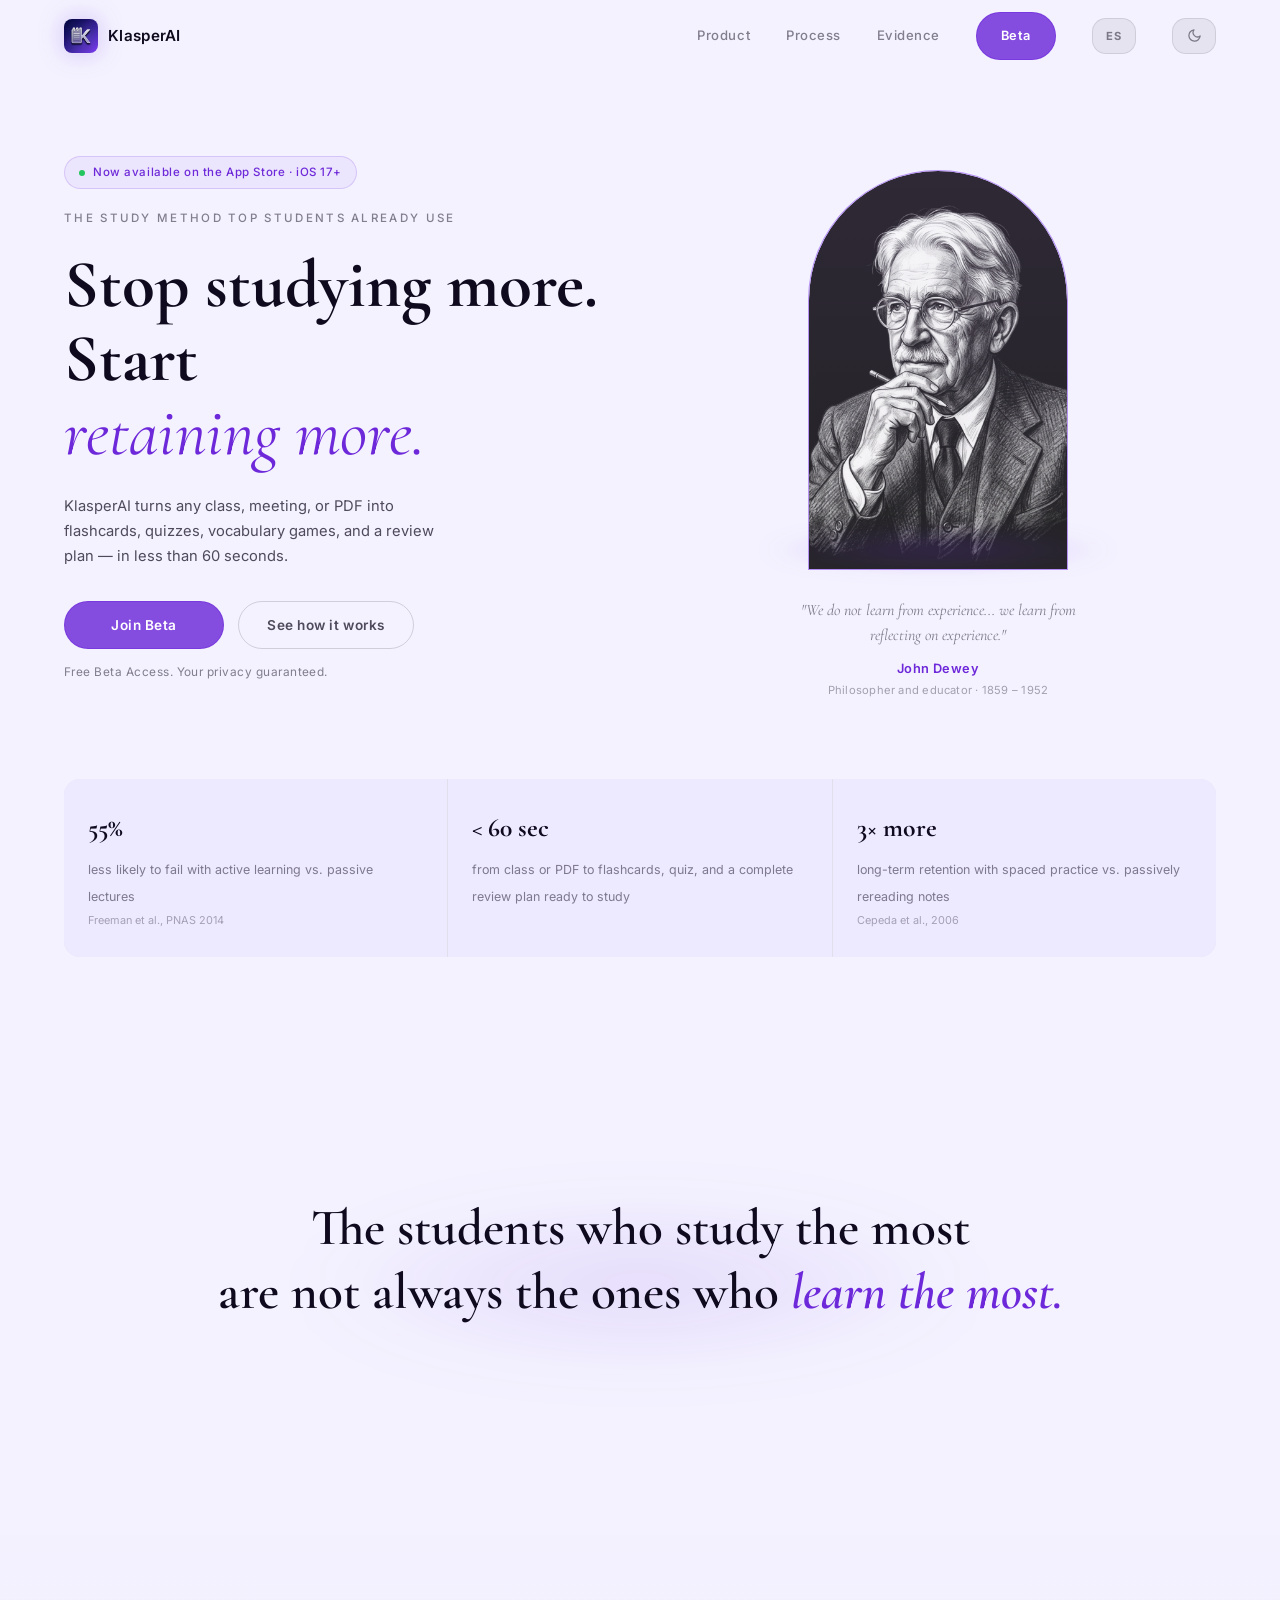
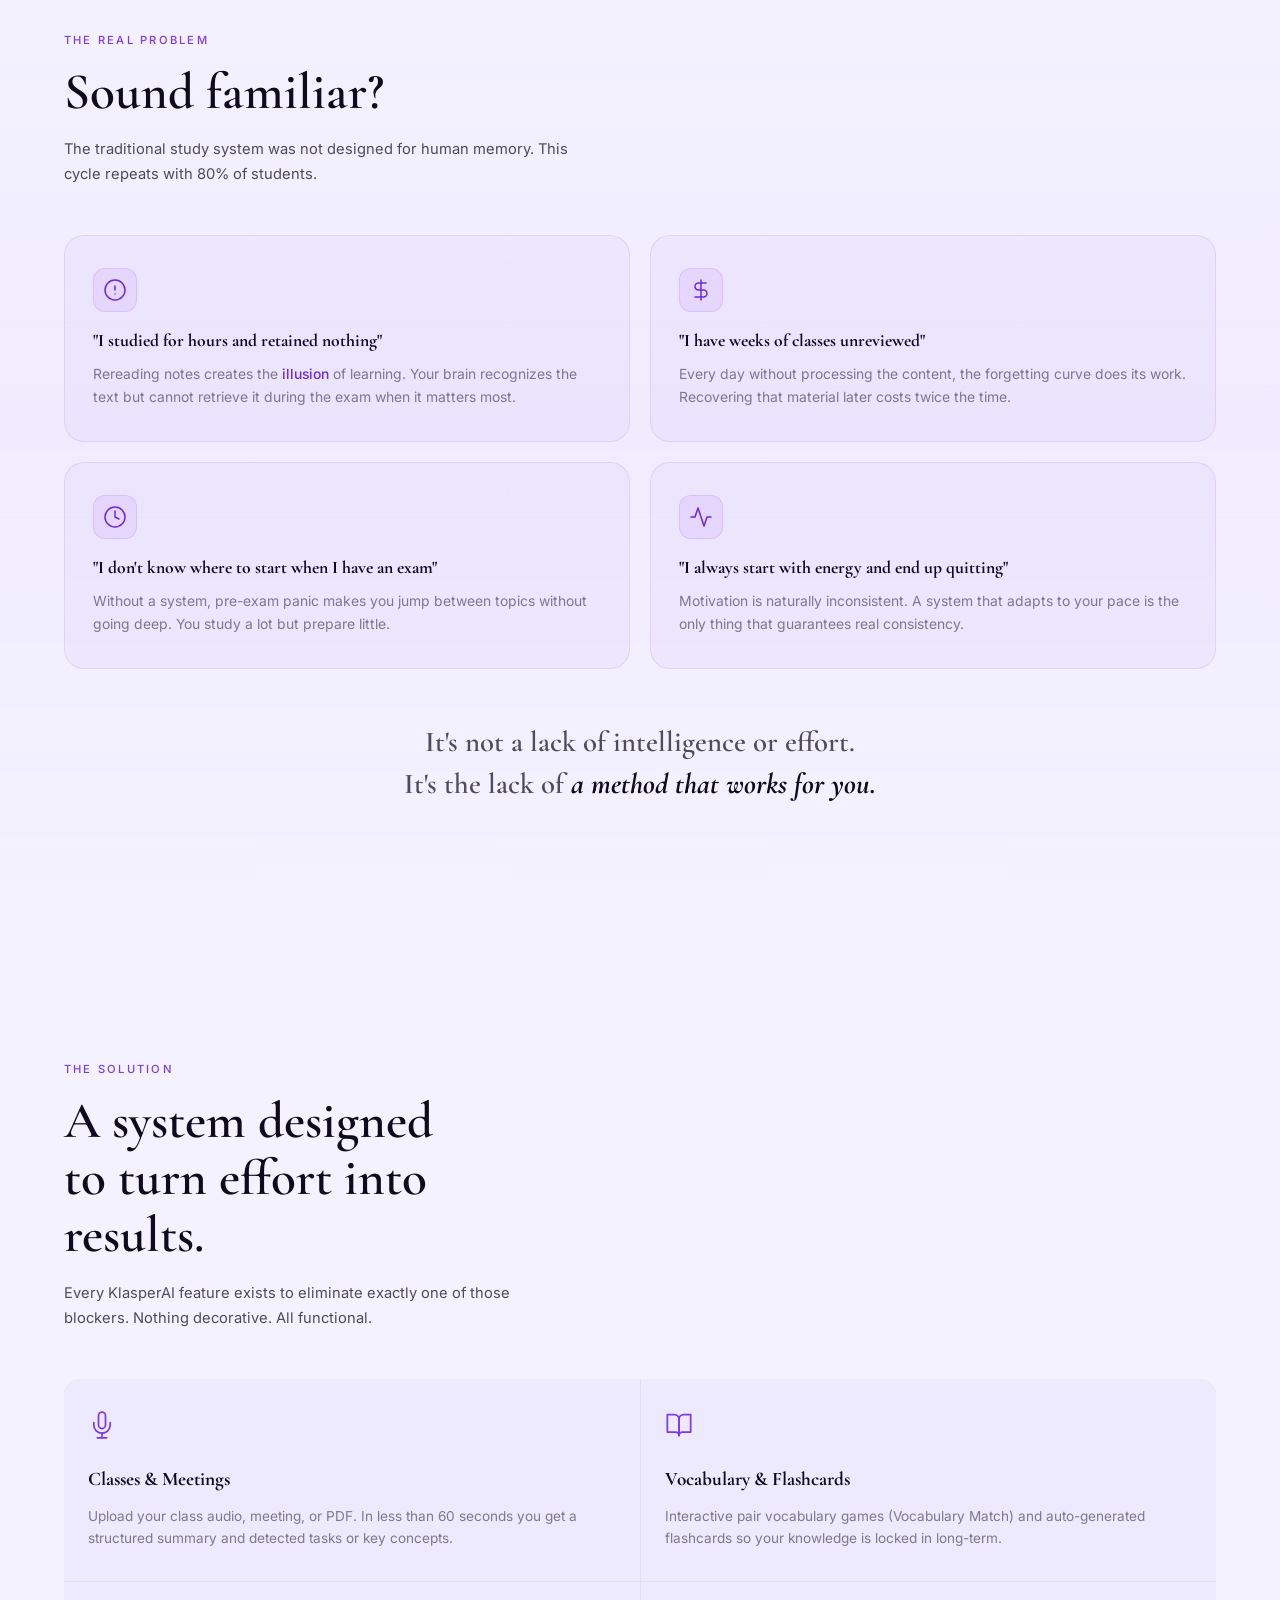
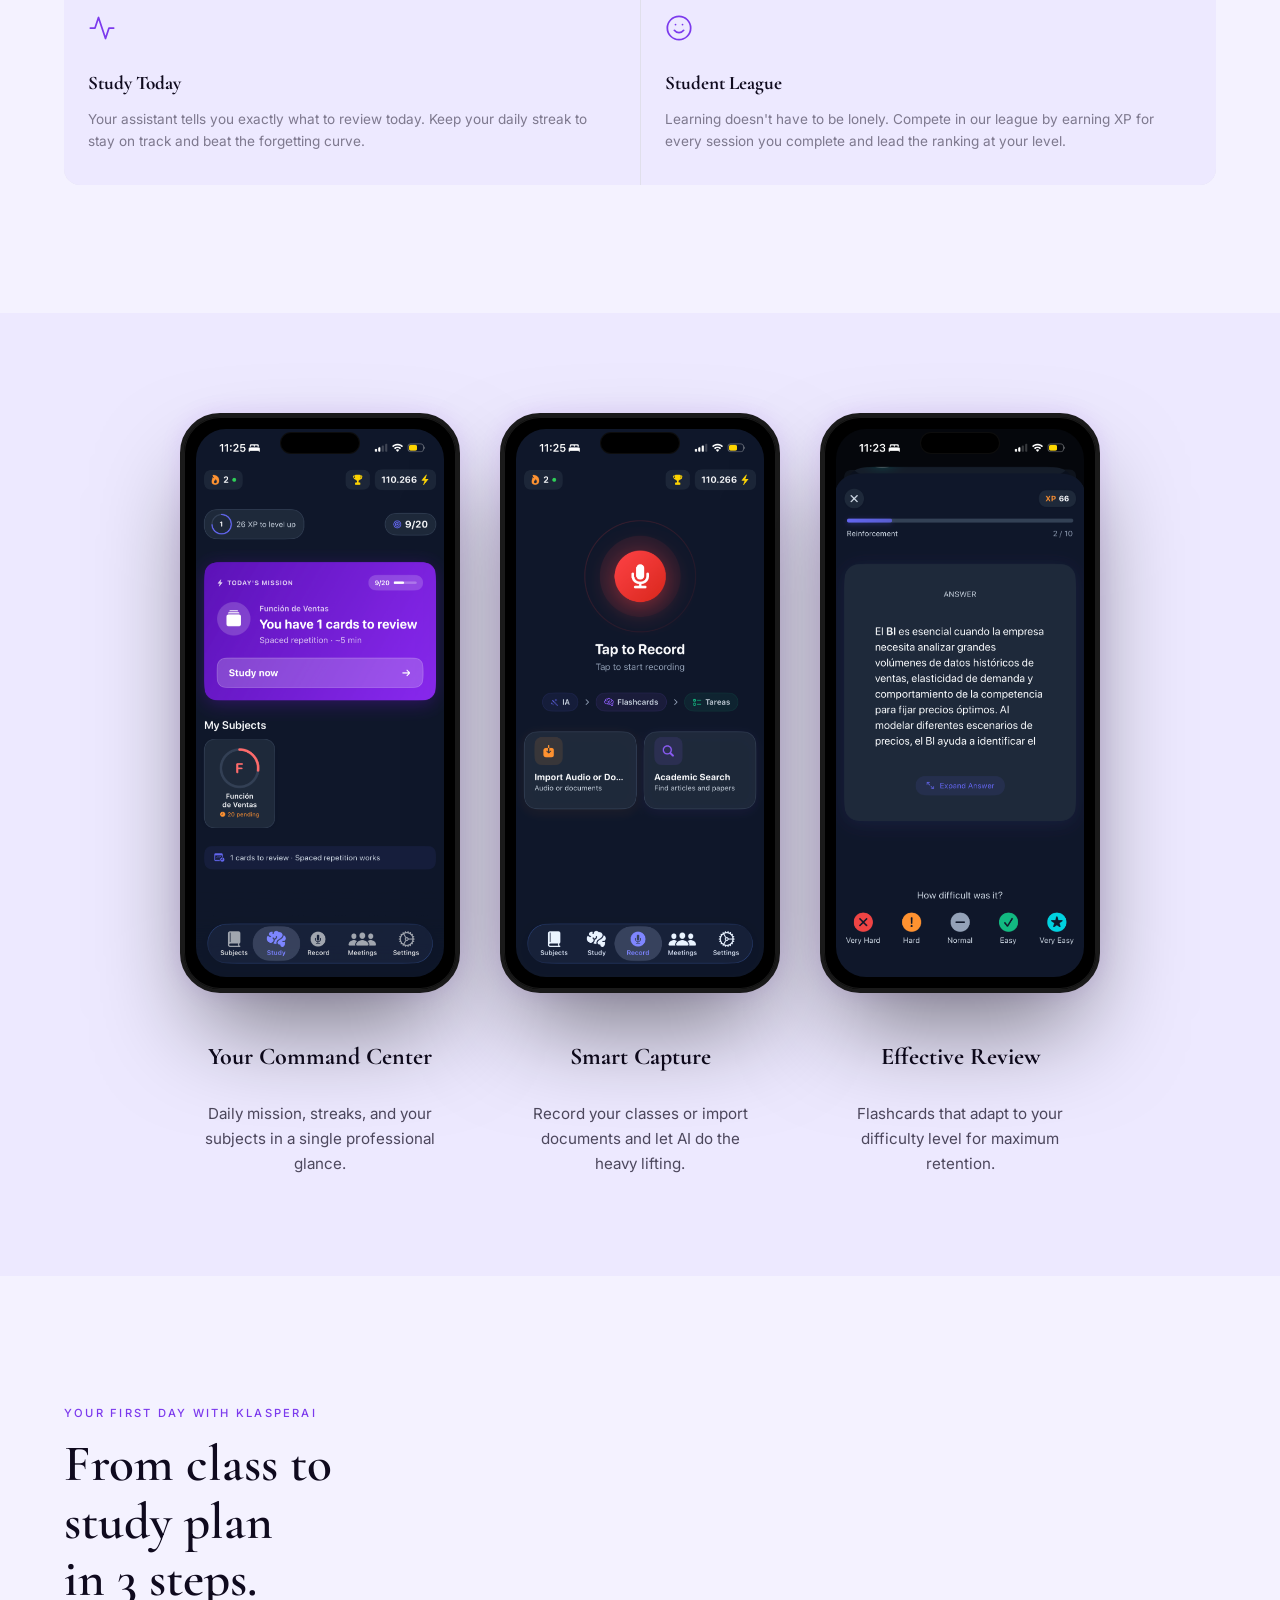
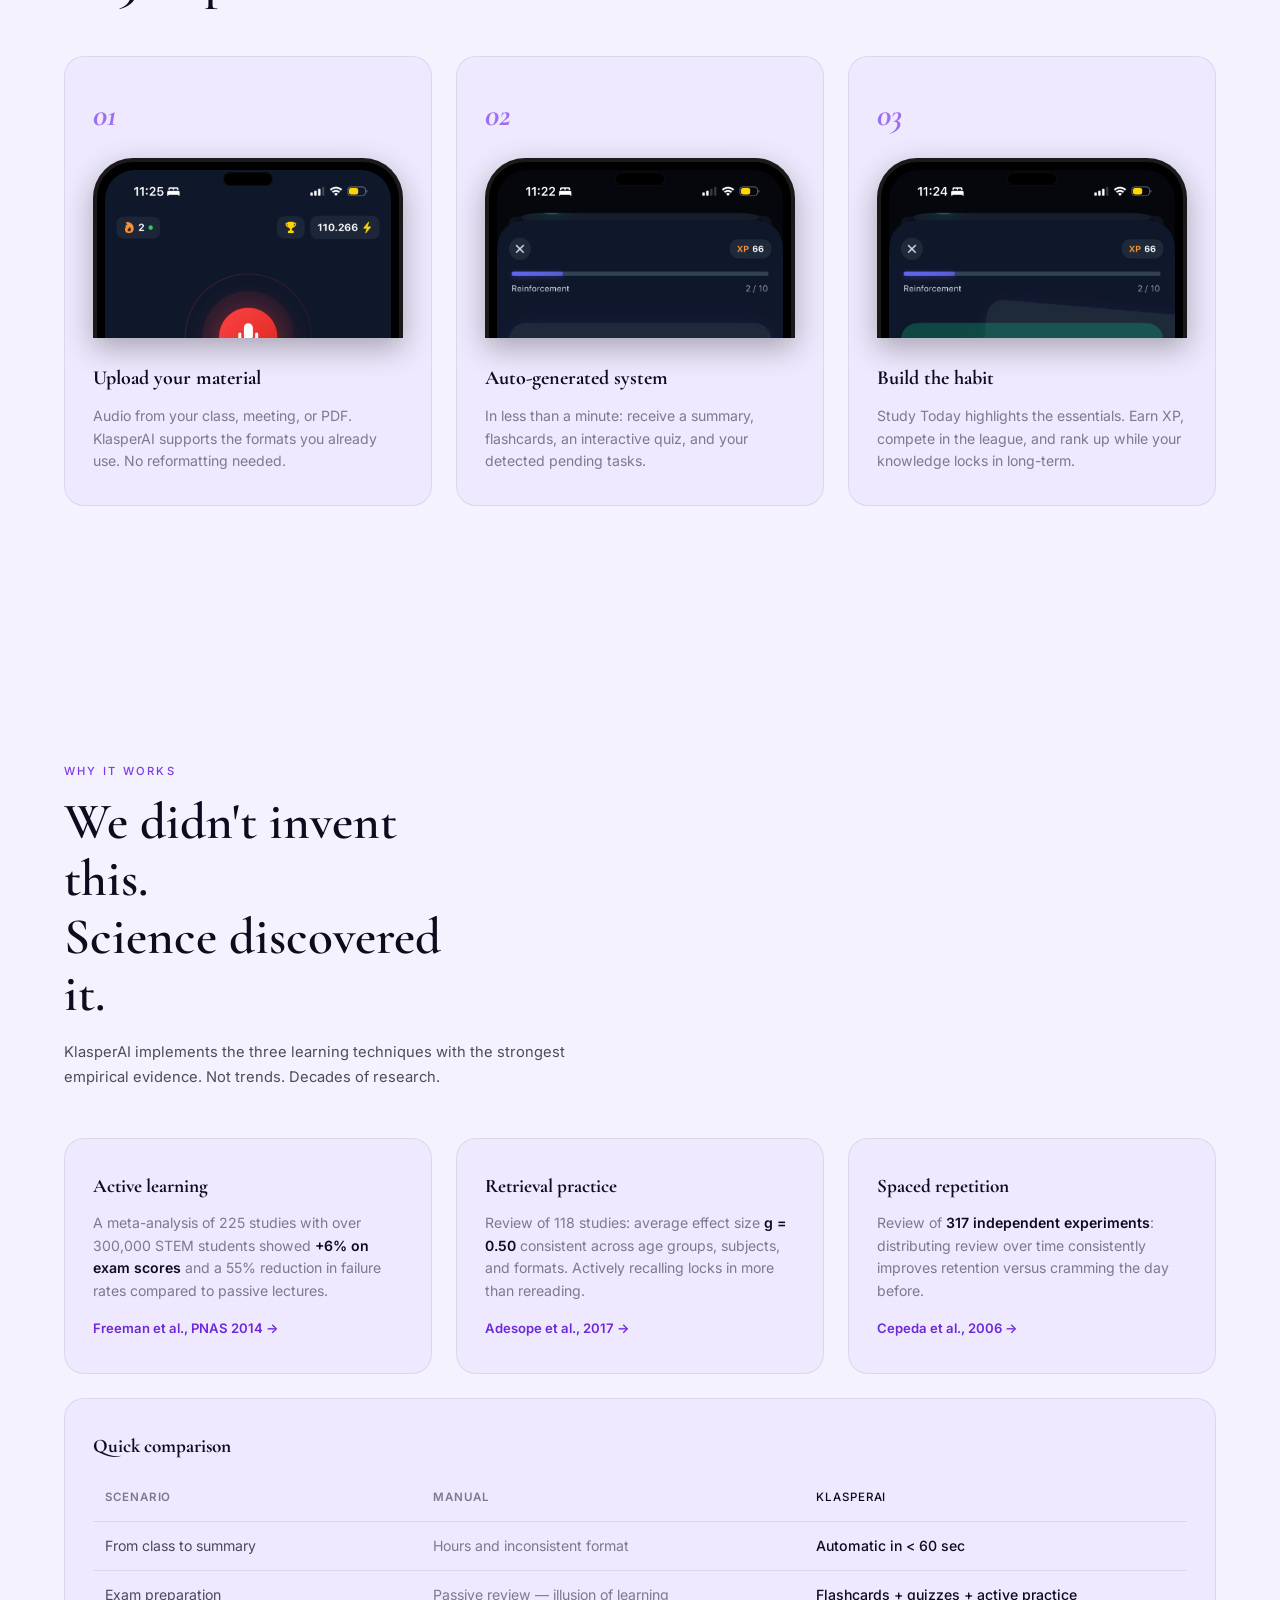
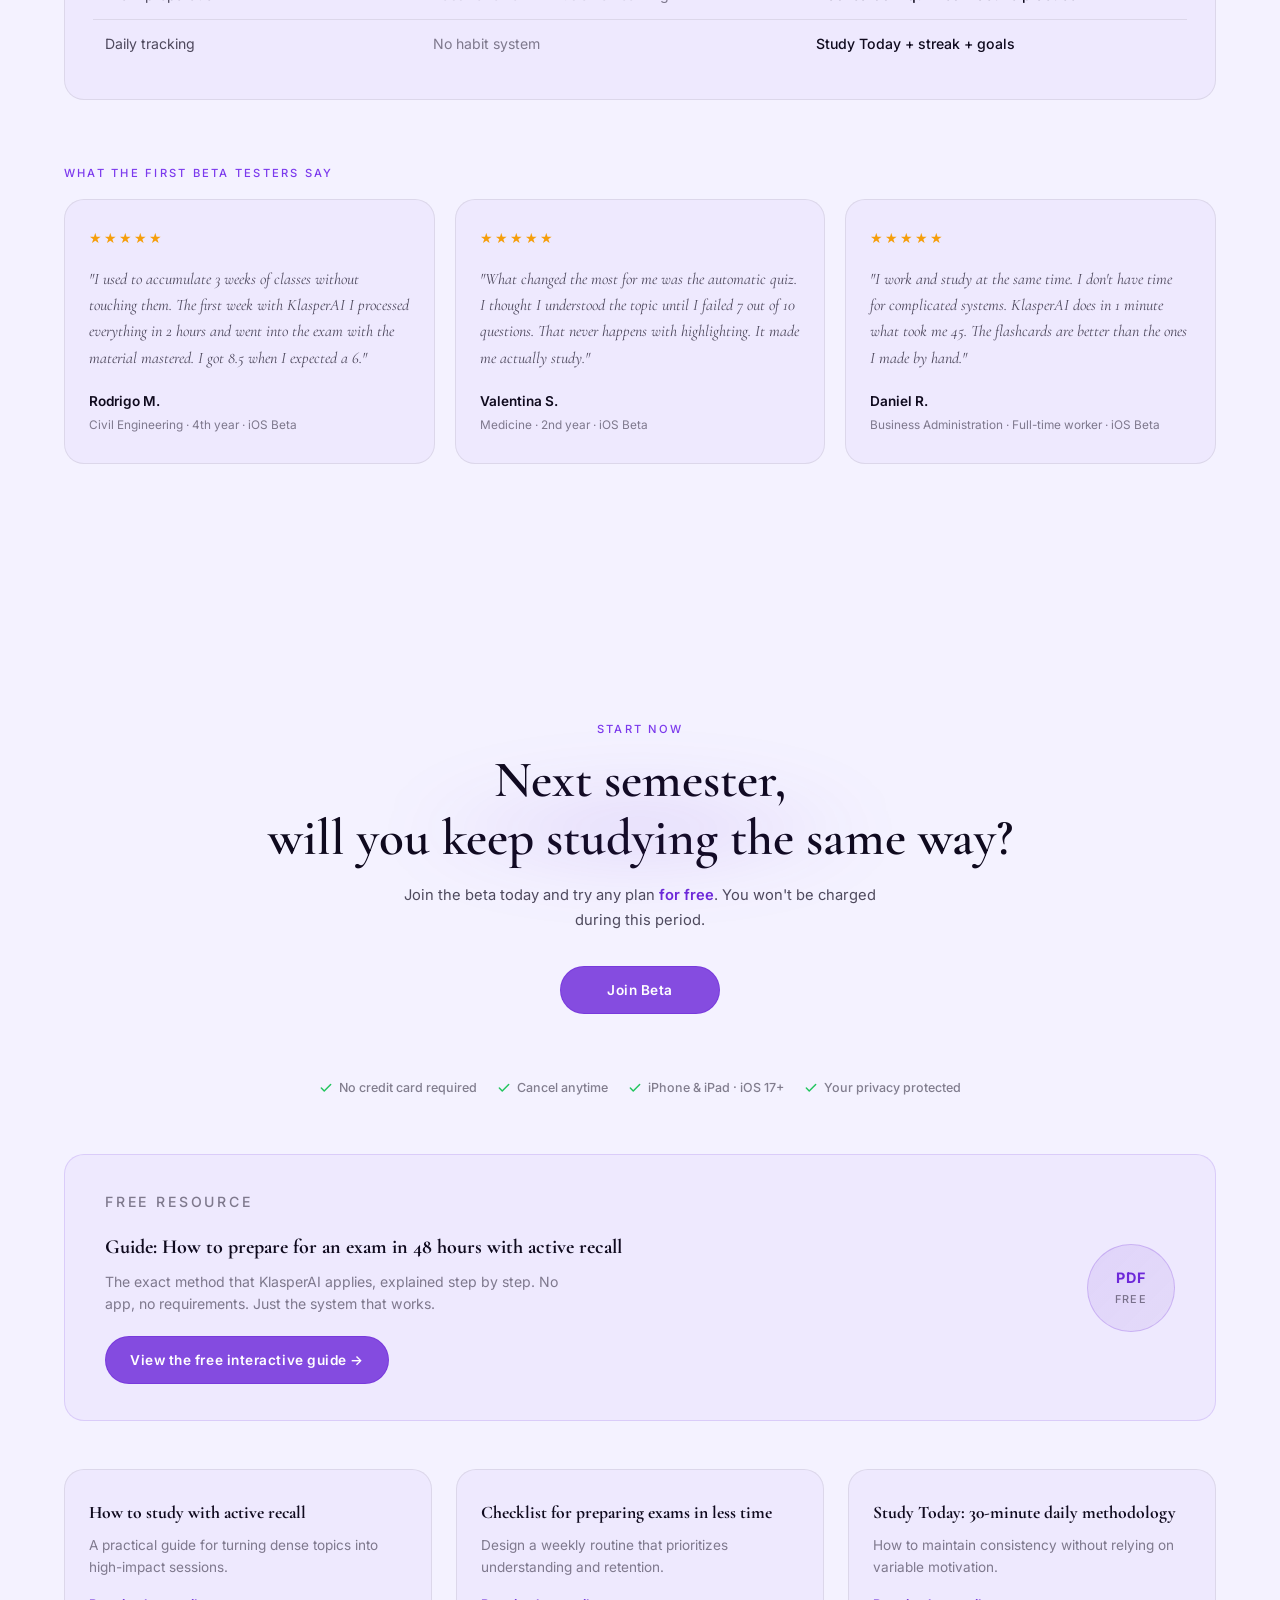
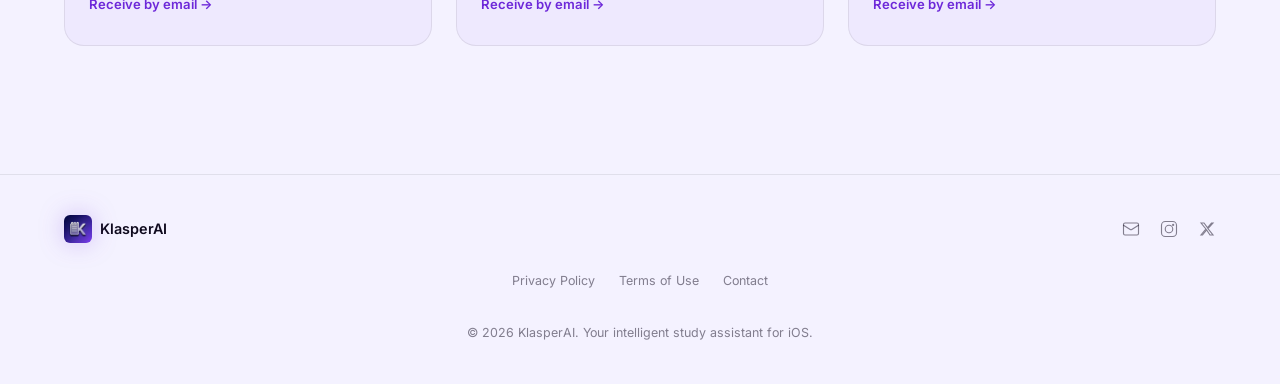
<file: index.html>
<!doctype html>
<html lang="es">

<head>
  <meta charset="utf-8">
  <meta name="viewport" content="width=device-width, initial-scale=1">
  <meta name="color-scheme" content="dark light">

  <!-- Theme init — runs before CSS to prevent flash of wrong theme -->
  <script>
    (function() {
      var t = localStorage.getItem('klasper_theme');
      var dark = window.matchMedia('(prefers-color-scheme: dark)').matches;
      document.documentElement.setAttribute('data-theme', t || (dark ? 'dark' : 'light'));
    })();
  </script>

  <!-- Favicon -->
  <link rel="icon" type="image/png" href="./AppStore_1024.png">
  <link rel="apple-touch-icon" href="./AppStore_1024.png">
  
  <title>KlasperAI — La App de Estudio con IA para Estudiantes</title>
  <meta name="description"
    content="KlasperAI: Tu asistente de estudio con IA. Convierte clases en resúmenes, flashcards y quizzes automáticamente. El mejor método para retener más estudiando menos. ¡Prueba la Beta!">
  <link rel="preconnect" href="https://fonts.googleapis.com">
  <link rel="preconnect" href="https://fonts.gstatic.com" crossorigin>
  <link
    href="https://fonts.googleapis.com/css2?family=Cormorant+Garamond:ital,wght@0,400;0,600;0,700;1,400;1,600;1,700&family=Inter:wght@300;400;500;600;700&display=swap"
    rel="stylesheet">
  <link rel="stylesheet" href="./styles.css?v=1.2">
  
  <style>
    /* Critical fallback for Modal to prevent unstyled flash in production */
    .modal-overlay {
      position: fixed; inset: 0; z-index: 999999 !important;
      background: rgba(8, 6, 14, 0.95); backdrop-filter: blur(15px);
      display: none; align-items: center; justify-content: center;
      opacity: 0; transition: opacity 0.3s ease;
    }
    .trigger-beta-modal { cursor: pointer !important; }
    #betaEmail,
#betaName {
  width: 100%; /* Force full width */
  height: 52px;
  border-radius: 12px;
  background: rgba(255, 255, 255, 0.08);
  border: 1px solid var(--border);
  color: #fff;
  padding: 0 16px;
  font-family: var(--sans);
  font-size: 1rem;
  transition: all 0.3s ease;
}

#betaEmail:focus,
#betaName:focus {
  outline: none;
  border-color: var(--accent);
  background: rgba(255, 255, 255, 0.12);
}
    .modal-overlay.is-active { display: flex; opacity: 1; pointer-events: auto; }
    .hidden { display: none !important; }
    .modal-container { transform: translateY(20px); transition: transform 0.4s ease; }
    .modal-overlay.is-active .modal-container { transform: translateY(0); }
  </style>

  <!-- Open Graph / Facebook -->
  <meta property="og:type" content="website">
  <meta property="og:url" content="https://klasper.ai/">
  <meta property="og:title" content="KlasperAI — De clase a material de estudio en minutos">
  <meta property="og:description" content="KlasperAI convierte tus clases en resúmenes, flashcards y quizzes automáticamente. Estudia de forma inteligente con IA.">
  <meta property="og:image" content="https://klasper.ai/assets/dewey.png">

  <!-- Twitter -->
  <meta property="twitter:card" content="summary_large_image">
  <meta property="twitter:url" content="https://klasper.ai/">
  <meta property="twitter:title" content="KlasperAI — De clase a material de estudio en minutos">
  <meta property="twitter:description" content="KlasperAI convierte tus clases en resúmenes, flashcards, quizzes y juegos de vocabulario automáticamente. Estudia menos tiempo, aprende más. Descárgalo gratis en la App Store.">
  <meta property="twitter:image" content="https://klasper.ai/dewey.png">

  <!-- JSON-LD Structured Data -->
  <script type="application/ld+json">
  {
    "@context": "https://schema.org",
    "@type": "SoftwareApplication",
    "name": "KlasperAI",
    "operatingSystem": "iOS 17+",
    "applicationCategory": "EducationApplication",
    "genre": "AI Study Assistant",
    "offers": {
      "@type": "Offer",
      "price": "0",
      "priceCurrency": "USD"
    },
    "description": "KlasperAI es un asistente de estudio inteligente que convierte clases y documentos en materiales de aprendizaje como resúmenes y flashcards usando IA.",
    "screenshot": "https://klasper.ai/assets/app_screen_dashboard.png"
  }
  </script>
</head>

<body>

  <!-- SVG defs (unused visually, kept for structure) -->
  <svg width="0" height="0" style="position:absolute" aria-hidden="true">
    <defs>
      <linearGradient id="klasperCoreGlow" x1="0%" y1="0%" x2="100%" y2="100%">
        <stop offset="0%" stop-color="#7c3aed"></stop>
        <stop offset="100%" stop-color="#5b21b6"></stop>
      </linearGradient>
    </defs>
  </svg>




  <!-- Star canvas -->
  <canvas id="starfield" aria-hidden="true"></canvas>

  <!-- ===== NAVBAR ===== -->
  <header class="topbar" id="topbar">
    <a class="brand" href="#inicio" aria-label="KlasperAI">
      <img src="./AppStore_1024.png" class="k-logo" alt="KlasperAI logo">
      <span>KlasperAI</span>
    </a>
    <nav id="mainNav">
      <a href="#producto" data-i18n="nav.product">Producto</a>
      <a href="#funciona" data-i18n="nav.process">Proceso</a>
      <a href="#datos" data-i18n="nav.evidence">Evidencia</a>
      <a class="nav-cta-btn btn-glow trigger-beta-modal" href="#" style="padding: 8px 16px; min-width: auto; font-size: 0.75rem;" data-i18n="nav.download">Descargar</a>
      <button class="lang-toggle" id="langToggle" aria-label="Switch to English">EN</button>
      <button class="theme-toggle" id="themeToggle" aria-label="Cambiar a modo luz">
        <svg class="icon-sun" width="15" height="15" viewBox="0 0 24 24" fill="none" stroke="currentColor" stroke-width="2" stroke-linecap="round" stroke-linejoin="round" aria-hidden="true">
          <circle cx="12" cy="12" r="4"/>
          <path d="M12 2v2M12 20v2M4.93 4.93l1.41 1.41M17.66 17.66l1.41 1.41M2 12h2M20 12h2M6.34 17.66l-1.41 1.41M19.07 4.93l-1.41 1.41"/>
        </svg>
        <svg class="icon-moon" width="15" height="15" viewBox="0 0 24 24" fill="none" stroke="currentColor" stroke-width="2" stroke-linecap="round" stroke-linejoin="round" aria-hidden="true">
          <path d="M21 12.79A9 9 0 1 1 11.21 3 7 7 0 0 0 21 12.79z"/>
        </svg>
      </button>
    </nav>
    <button class="menu-toggle" id="menuBtn" aria-label="Menú">
      <span></span><span></span>
    </button>
  </header>

  <main>
    <!-- ===== HERO ===== -->
    <section class="hero" id="inicio">
      <div class="hero-inner">
        <div class="hero-text">

          <div class="hero-badge">
            <span class="hero-badge-dot" aria-hidden="true"></span>
            <span data-i18n="hero.badge">Ya disponible en la App Store · iOS 17+</span>
          </div>

          <p class="hero-label" data-i18n="hero.label">El método de estudio que los mejores ya usan</p>

          <h1 data-i18n-html="hero.h1">
            Deja de estudiar más.<br>
            Empieza a <em>retener más.</em>
          </h1>

          <p class="hero-desc" data-i18n="hero.desc">KlasperAI convierte cualquier clase, reunión o PDF en flashcards, quizzes, juegos de vocabulario y un plan de
            repaso — en menos de 60 segundos.</p>

          <div class="hero-actions">
            <a class="btn-glow hero-cta-primary trigger-beta-modal" href="#" data-i18n="hero.cta_download">
              Unirse a la Beta
            </a>
            <a class="btn-outline hero-cta-secondary" href="#producto" data-i18n="hero.cta_how">
              Ver cómo funciona
            </a>
          </div>
          <p class="hero-trust" data-i18n="hero.trust">Acceso Beta gratuito. Tu privacidad garantizada.</p>
        </div>

        <!-- Glowing portal arch -->
        <div class="portal-wrap">
          <div class="portal">
            <div class="portal-inner">
              <img src="./dewey.png" alt="Retrato ilustrado de John Dewey, filósofo y pedagogo estadounidense" class="portal-image">
            </div>
            <div class="portal-light"></div>
          </div>
          <figure class="portal-quote">
            <blockquote data-i18n="hero.quote">"No aprendemos de la experiencia... aprendemos al reflexionar sobre la experiencia."</blockquote>
            <figcaption>
              <span class="portal-author" data-i18n="hero.quote_author">John Dewey</span>
              <span class="portal-author-role" data-i18n="hero.quote_role">Filósofo y pedagogo · 1859 – 1952</span>
            </figcaption>
          </figure>
        </div>
      </div>

      <!-- Stats row -->
      <div class="stats-row">
        <div class="stat">
          <strong data-i18n="stats.1_value">55%</strong>
          <span data-i18n-html="stats.1_desc">menos probabilidad de reprobar con aprendizaje activo vs. clases pasivas <em
              class="stat-source">Freeman et al., PNAS 2014</em></span>
        </div>
        <div class="stat">
          <strong data-i18n="stats.2_value">&lt; 60 seg</strong>
          <span data-i18n="stats.2_desc">de clase o PDF a flashcards, quiz y plan de repaso completo y listo para estudiar</span>
        </div>
        <div class="stat">
          <strong data-i18n="stats.3_value">3× más</strong>
          <span data-i18n-html="stats.3_desc">retención a largo plazo con práctica espaciada vs. releer apuntes pasivamente <em
              class="stat-source">Cepeda et al., 2006</em></span>
        </div>
      </div>
    </section>

    <!-- ===== QUOTE DIVIDER ===== -->
    <section class="quote-section">
      <div class="glow-ellipse" aria-hidden="true"></div>
      <p class="quote" data-i18n-html="quote.main">Los estudiantes que más estudian<br>no siempre son los que <em>más aprenden.</em></p>
    </section>

    <!-- ===== PAIN SECTION ===== -->
    <section class="section section-pain" id="problema">
      <div class="wrap">
        <p class="section-label" data-i18n="pain.label">El problema real</p>
        <h2 class="section-title" data-i18n="pain.title">¿Te suena familiar?</h2>
        <p class="section-desc" data-i18n="pain.desc">El sistema de estudio tradicional no está diseñado para la memoria humana. Este ciclo se repite con el 80% de los estudiantes.</p>

        <div class="pain-grid">
          <article class="pain-card">
            <div class="pain-icon" aria-hidden="true">
              <svg width="24" height="24" viewBox="0 0 24 24" fill="none" stroke="currentColor" stroke-width="1.5" stroke-linecap="round" stroke-linejoin="round">
                <circle cx="12" cy="12" r="10"/>
                <path d="M12 8v4"/>
                <path d="M12 16h.01"/>
              </svg>
            </div>
            <h3 data-i18n="pain.card1_title">"Estudié horas y no retuve nada"</h3>
            <p data-i18n-html="pain.card1_desc">Releer apuntes crea la <em>ilusión</em> de aprendizaje. Tu cerebro reconoce el texto pero no puede recuperarlo en el examen cuando más importa.</p>
          </article>
          <article class="pain-card">
            <div class="pain-icon" aria-hidden="true">
              <svg width="24" height="24" viewBox="0 0 24 24" fill="none" stroke="currentColor" stroke-width="1.5" stroke-linecap="round" stroke-linejoin="round">
                <path d="M12 2v20M17 5H9.5a3.5 3.5 0 0 0 0 7h5a3.5 3.5 0 0 1 0 7H6"/>
              </svg>
            </div>
            <h3 data-i18n="pain.card2_title">"Tengo semanas de clases sin revisar"</h3>
            <p data-i18n="pain.card2_desc">Cada día sin procesar el contenido, la curva del olvido hace su trabajo. Recuperar ese material después cuesta el doble del tiempo.</p>
          </article>
          <article class="pain-card">
            <div class="pain-icon" aria-hidden="true">
              <svg width="24" height="24" viewBox="0 0 24 24" fill="none" stroke="currentColor" stroke-width="1.5" stroke-linecap="round" stroke-linejoin="round">
                <circle cx="12" cy="12" r="10"/>
                <path d="M12 6v6l4 2"/>
              </svg>
            </div>
            <h3 data-i18n="pain.card3_title">"No sé por dónde empezar cuando tengo examen"</h3>
            <p data-i18n="pain.card3_desc">Sin un sistema, el pánico antes del examen te hace saltar entre temas sin profundizar. Estudias mucho y te preparas poco.</p>
          </article>
          <article class="pain-card">
            <div class="pain-icon" aria-hidden="true">
              <svg width="24" height="24" viewBox="0 0 24 24" fill="none" stroke="currentColor" stroke-width="1.5" stroke-linecap="round" stroke-linejoin="round">
                <polyline points="22 12 18 12 15 21 9 3 6 12 2 12"/>
              </svg>
            </div>
            <h3 data-i18n="pain.card4_title">"Siempre empiezo con energía y al final abandono"</h3>
            <p data-i18n="pain.card4_desc">La motivación es inconsistente por naturaleza. Un sistema que se adapta a tu ritmo es lo único que garantiza constancia real.</p>
          </article>
        </div>

        <p class="pain-bridge" data-i18n-html="pain.bridge">
          No es falta de inteligencia ni de esfuerzo.<br>
          Es falta de <strong>un método que funcione para ti.</strong>
        </p>
      </div>
    </section>

    <!-- ===== PRODUCTO ===== -->
    <section class="section" id="producto">
      <div class="wrap">
        <p class="section-label" data-i18n="product.label">La solución</p>
        <h2 class="section-title" data-i18n="product.title">Un sistema diseñado para convertir esfuerzo en resultado.</h2>
        <p class="section-desc" data-i18n="product.desc">Cada feature de KlasperAI existe para eliminar exactamente uno de esos bloqueos. Nada
          decorativo. Todo funcional.</p>

        <div class="features-grid">
          <article class="feature-card">
            <div class="feature-icon">
              <svg width="28" height="28" viewBox="0 0 24 24" fill="none" stroke="currentColor" stroke-width="1.5"
                stroke-linecap="round" stroke-linejoin="round">
                <path d="M12 1a3 3 0 0 0-3 3v8a3 3 0 0 0 6 0V4a3 3 0 0 0-3-3z" />
                <path d="M19 10v2a7 7 0 0 1-14 0v-2" />
                <line x1="12" y1="19" x2="12" y2="23" />
                <line x1="8" y1="23" x2="16" y2="23" />
              </svg>
            </div>
            <h3 data-i18n="product.feat1_title">Clases y Reuniones</h3>
            <p data-i18n="product.feat1_desc">Sube el audio de tu clase, reunión o el PDF. En menos de 60 segundos obtienes un resumen estructurado y tareas o conceptos clave detectados.</p>
          </article>
          <article class="feature-card">
            <div class="feature-icon">
              <svg width="28" height="28" viewBox="0 0 24 24" fill="none" stroke="currentColor" stroke-width="1.5"
                stroke-linecap="round" stroke-linejoin="round">
                <path d="M2 3h6a4 4 0 0 1 4 4v14a3 3 0 0 0-3-3H2z" />
                <path d="M22 3h-6a4 4 0 0 0-4 4v14a3 3 0 0 1 3-3h7z" />
              </svg>
            </div>
            <h3 data-i18n="product.feat2_title">Vocabulario y Flashcards</h3>
            <p data-i18n="product.feat2_desc">Juegos interactivos de vocabulario por pares (Vocabulary Match) y Flashcards autogeneradas para que tu conocimiento quede fijado a largo plazo.</p>
          </article>
          <article class="feature-card">
            <div class="feature-icon">
              <svg width="28" height="28" viewBox="0 0 24 24" fill="none" stroke="currentColor" stroke-width="1.5"
                stroke-linecap="round" stroke-linejoin="round">
                <polyline points="22 12 18 12 15 21 9 3 6 12 2 12" />
              </svg>
            </div>
            <h3 data-i18n="product.feat3_title">Study Today</h3>
            <p data-i18n="product.feat3_desc">Tu asistente te indica exactamente qué debes repasar hoy. Mantén tu racha diaria (streak) para no perder el ritmo y evitar la curva del olvido.</p>
          </article>
          <article class="feature-card">
            <div class="feature-icon">
              <svg width="28" height="28" viewBox="0 0 24 24" fill="none" stroke="currentColor" stroke-width="1.5"
                stroke-linecap="round" stroke-linejoin="round">
                <circle cx="12" cy="12" r="10" />
                <path d="M8 14s1.5 2 4 2 4-2 4-2" />
                <line x1="9" y1="9" x2="9.01" y2="9" />
                <line x1="15" y1="9" x2="15.01" y2="9" />
              </svg>
            </div>
            <h3 data-i18n="product.feat4_title">Liga de Estudiantes</h3>
            <p data-i18n="product.feat4_desc">Aprender no tiene que ser solitario. Compite en nuestra liga ganando puntos (XP) por cada sesión que completes y lidera el ranking de tu nivel.</p>
          </article>
        </div>
      </div>
    </section>
    
    <!-- ===== APP SHOWCASE ===== -->
    <section class="app-showcase">
      <div class="showcase-container">
        <div class="showcase-grid">
          <div class="showcase-item">
            <div class="iphone-mockup">
              <div class="iphone-screen">
                <img src="./app_screen_dashboard.png" alt="Panel principal de KlasperAI con el resumen de misiones y streak diario" loading="lazy" decoding="async">
              </div>
            </div>
            <h3 data-i18n="showcase.1_title">Tu Centro de Mando</h3>
            <p data-i18n="showcase.1_desc">Misión diaria, rachas y tus materias en un solo vistazo profesional.</p>
          </div>
          
          <div class="showcase-item">
            <div class="iphone-mockup">
              <div class="iphone-screen">
                <img src="./app_screen_record.png" alt="Interfaz de grabación de clases con IA en KlasperAI" loading="lazy" decoding="async">
              </div>
            </div>
            <h3 data-i18n="showcase.2_title">Captura Inteligente</h3>
            <p data-i18n="showcase.2_desc">Graba tus clases o importa documentos y deja que la IA haga el trabajo pesado.</p>
          </div>
          
          <div class="showcase-item">
            <div class="iphone-mockup">
              <div class="iphone-screen">
                <img src="./app_screen_answer.png" alt="Sesión de repaso activo con flashcards inteligentes en KlasperAI" loading="lazy" decoding="async">
              </div>
            </div>
            <h3 data-i18n="showcase.3_title">Repaso Efectivo</h3>
            <p data-i18n="showcase.3_desc">Flashcards que se adaptan a tu nivel de dificultad para una retención máxima.</p>
          </div>
        </div>
      </div>
    </section>


    <!-- ===== CÓMO FUNCIONA ===== -->
    <section class="section" id="funciona">
      <div class="wrap">
        <p class="section-label" data-i18n="process.label">Tu primer día con KlasperAI</p>
        <h2 class="section-title" data-i18n-html="process.title">De clase a plan de estudio<br>en 3 pasos.</h2>

        <div class="process-grid">
          <article class="process-step">
            <span class="step-num">01</span>
            <div class="step-visual">
              <div class="iphone-mockup mini">
                <div class="iphone-screen">
                  <img src="./app_screen_record.png" alt="Subiendo material de estudio a la nube" loading="lazy" decoding="async">
                </div>
              </div>
            </div>
            <h3 data-i18n="process.step1_title">Subes tu material</h3>
            <p data-i18n="process.step1_desc">Audio de tu clase, reunión o el PDF. KlasperAI soporta los formatos que ya usas. Sin reformatear nada.</p>
          </article>
          
          <article class="process-step">
            <span class="step-num">02</span>
            <div class="step-visual">
              <div class="iphone-mockup mini">
                <div class="iphone-screen">
                   <img src="./app_screen_question.png" alt="IA analizando y generando contenido educativo" loading="lazy" decoding="async">
                </div>
              </div>
            </div>
            <h3 data-i18n="process.step2_title">Sistema autogenerado</h3>
            <p data-i18n="process.step2_desc">En menos de un minuto: recibe un resumen, flashcards, un quiz interactivo y tus tareas pendientes detectadas.</p>
          </article>
          
          <article class="process-step">
            <span class="step-num">03</span>
            <div class="step-visual">
              <div class="iphone-mockup mini">
                <div class="iphone-screen">
                  <img src="./app_screen_swipe_easy.png" alt="Usuario marcando un concepto como dominado en KlasperAI" loading="lazy" decoding="async">
                </div>
              </div>
            </div>
            <h3 data-i18n="process.step3_title">Crea el hábito</h3>
            <p data-i18n="process.step3_desc">Study Today te marca lo esencial. Gana XP, compite en la liga y sube de rango mientras tu conocimiento se graba a largo plazo.</p>
          </article>
        </div>
      </div>
    </section>

    <!-- ===== DATOS / EVIDENCIA ===== -->
    <section class="section" id="datos">
      <div class="wrap">
        <p class="section-label" data-i18n="evidence.label">Por qué funciona</p>
        <h2 class="section-title" data-i18n-html="evidence.title">No lo inventamos nosotros.<br>Lo descubrió la ciencia.</h2>
        <p class="section-desc" data-i18n="evidence.desc">KlasperAI implementa las tres técnicas de aprendizaje con mayor evidencia empírica. No
          son tendencias. Son décadas de investigación.</p>

        <div class="evidence-grid">
          <article class="evidence-card">
            <h3 data-i18n="evidence.card1_title">Aprendizaje activo</h3>
            <p data-i18n-html="evidence.card1_desc">Un meta-análisis de 225 estudios con más de 300,000 estudiantes STEM mostró <strong>+6% en calificaciones de examen</strong> y una reducción del 55% en tasas de reprobación frente a clases magistrales pasivas.</p>
            <a href="https://www.pnas.org/doi/10.1073/pnas.1319030111" target="_blank" rel="noopener noreferrer" data-i18n="evidence.card1_link">Freeman et al., PNAS 2014 →</a>
          </article>
          <article class="evidence-card">
            <h3 data-i18n="evidence.card2_title">Práctica de recuperación</h3>
            <p data-i18n-html="evidence.card2_desc">Revisión de 118 estudios: efecto promedio <strong>g = 0.50</strong> consistente en distintos grupos de edad, materias y formatos. Recordar activamente fija más que releer.</p>
            <a href="https://pubmed.ncbi.nlm.nih.gov/27633493/" target="_blank" rel="noopener noreferrer" data-i18n="evidence.card2_link">Adesope et al., 2017 →</a>
          </article>
          <article class="evidence-card">
            <h3 data-i18n="evidence.card3_title">Repetición espaciada</h3>
            <p data-i18n-html="evidence.card3_desc">Revisión de <strong>317 experimentos independientes</strong>: distribuir el repaso en el tiempo mejora la retención de forma consistente frente al estudio en bloque el día anterior.</p>
            <a href="https://pubmed.ncbi.nlm.nih.gov/16719566/" target="_blank" rel="noopener noreferrer" data-i18n="evidence.card3_link">Cepeda et al., 2006 →</a>
          </article>
        </div>

        <div class="compare-card">
          <h3 data-i18n="compare.title">Comparativa rápida</h3>
          <table>
            <thead>
              <tr>
                <th data-i18n="compare.th_scenario">Escenario</th>
                <th data-i18n="compare.th_manual">Manual</th>
                <th data-i18n="compare.th_klasper">KlasperAI</th>
              </tr>
            </thead>
            <tbody>
              <tr>
                <td data-i18n="compare.row1_scenario">De clase a resumen</td>
                <td data-i18n="compare.row1_manual">Horas y formato inconsistente</td>
                <td data-i18n="compare.row1_klasper">Automático en &lt; 60 seg</td>
              </tr>
              <tr>
                <td data-i18n="compare.row2_scenario">Preparación de examen</td>
                <td data-i18n="compare.row2_manual">Repaso pasivo — ilusión de aprendizaje</td>
                <td data-i18n="compare.row2_klasper">Flashcards + quizzes + práctica activa</td>
              </tr>
              <tr>
                <td data-i18n="compare.row3_scenario">Seguimiento diario</td>
                <td data-i18n="compare.row3_manual">Sin sistema de hábito</td>
                <td data-i18n="compare.row3_klasper">Study Today + streak + objetivos</td>
              </tr>
            </tbody>
          </table>
        </div>

        <!-- Testimonials x3 -->
        <div class="testimonials-section">
          <p class="section-label" style="margin-top: 64px" data-i18n="testimonials.label">Lo que dicen los primeros beta testers</p>

          <div class="testimonials-grid">
            <blockquote class="testimonial-card testimonial-card-v2">
              <div class="testimonial-stars" aria-label="5 de 5 estrellas">★★★★★</div>
              <p data-i18n="testimonial.1_text">"Antes acumulaba 3 semanas de clases sin tocarlas. La primera semana con KlasperAI procesé todo en 2 horas y entré al parcial con el material dominado. Saqué 8.5 cuando esperaba un 6."</p>
              <cite>
                <span class="cite-name" data-i18n="testimonial.1_name">Rodrigo M.</span>
                <span class="cite-role" data-i18n="testimonial.1_role">Ingeniería Civil · 4to año · Beta iOS</span>
              </cite>
            </blockquote>

            <blockquote class="testimonial-card testimonial-card-v2">
              <div class="testimonial-stars" aria-label="5 de 5 estrellas">★★★★★</div>
              <p data-i18n="testimonial.2_text">"Lo que más me cambió fue el quiz automático. Creía que había entendido el tema hasta que fallé 7 de 10 preguntas. Eso nunca pasa con el subrayado. Me hizo estudiar de verdad."</p>
              <cite>
                <span class="cite-name" data-i18n="testimonial.2_name">Valentina S.</span>
                <span class="cite-role" data-i18n="testimonial.2_role">Medicina · 2do año · Beta iOS</span>
              </cite>
            </blockquote>

            <blockquote class="testimonial-card testimonial-card-v2">
              <div class="testimonial-stars" aria-label="5 de 5 estrellas">★★★★★</div>
              <p data-i18n="testimonial.3_text">"Trabajo y estudio en paralelo. No tengo tiempo para sistemas complicados. KlasperAI hace en 1 minuto lo que yo tardaba 45. Las flashcards son mejores que las que yo hacía a mano."</p>
              <cite>
                <span class="cite-name" data-i18n="testimonial.3_name">Daniel R.</span>
                <span class="cite-role" data-i18n="testimonial.3_role">Administración · Trabaja tiempo completo · Beta iOS</span>
              </cite>
            </blockquote>
          </div>
        </div>

      </div>
    </section>

    <!-- ===== CTA FINAL ===== -->
    <section class="section section-cta" id="final">
      <div class="wrap">
        <div class="glow-ellipse glow-ellipse-sm" aria-hidden="true"></div>
        <p class="section-label" data-i18n="cta.label">Empieza ahora</p>
        <h2 class="section-title" data-i18n-html="cta.title">El semestre que viene,<br>¿seguirás estudiando igual?</h2>
        <p class="cta-desc" data-i18n-html="cta.desc">Únete a la beta hoy y prueba cualquier plan <strong>sin costo</strong>. No se te cobrará nada durante este periodo.</p>

        <div class="cta-buttons">
          <a class="btn-glow trigger-beta-modal" href="#" data-i18n="cta.download">
            Unirse a la Beta
          </a>
        </div>

        <div class="trust-indicators">
          <span class="trust-item">
            <svg width="14" height="14" viewBox="0 0 24 24" fill="none" stroke="currentColor" stroke-width="2.5"
              stroke-linecap="round" stroke-linejoin="round" aria-hidden="true">
              <polyline points="20 6 9 17 4 12" />
            </svg>
            <span data-i18n="trust.no_cc">Sin tarjeta de crédito</span>
          </span>
          <span class="trust-item">
            <svg width="14" height="14" viewBox="0 0 24 24" fill="none" stroke="currentColor" stroke-width="2.5"
              stroke-linecap="round" stroke-linejoin="round" aria-hidden="true">
              <polyline points="20 6 9 17 4 12" />
            </svg>
            <span data-i18n="trust.cancel">Cancela cuando quieras</span>
          </span>
          <span class="trust-item">
            <svg width="14" height="14" viewBox="0 0 24 24" fill="none" stroke="currentColor" stroke-width="2.5"
              stroke-linecap="round" stroke-linejoin="round" aria-hidden="true">
              <polyline points="20 6 9 17 4 12" />
            </svg>
            <span data-i18n="trust.device">iPhone &amp; iPad · iOS 17+</span>
          </span>
          <span class="trust-item">
            <svg width="14" height="14" viewBox="0 0 24 24" fill="none" stroke="currentColor" stroke-width="2.5"
              stroke-linecap="round" stroke-linejoin="round" aria-hidden="true">
              <polyline points="20 6 9 17 4 12" />
            </svg>
            <span data-i18n="trust.privacy">Tu privacidad protegida</span>
          </span>
        </div>

        <!-- Lead magnet / Reciprocity -->
        <div class="lead-magnet">
          <div class="lead-magnet-inner">
            <div class="lead-magnet-text">
              <p class="lead-magnet-label" data-i18n="lead.label">Recurso gratuito</p>
              <h3 data-i18n="lead.title">Guía: Cómo preparar un examen en 48 horas con recuperación activa</h3>
              <p data-i18n="lead.desc">El método exacto que aplica KlasperAI, explicado paso a paso. Sin app, sin requisitos. Solo el
                sistema que funciona.</p>
              <a href="#"
                class="btn-glow lead-magnet-btn trigger-beta-modal" data-i18n="lead.cta">
                Ver la guía interactiva gratis →
              </a>
            </div>
            <div class="lead-magnet-badge" aria-hidden="true">
              <span data-i18n="lead.badge_pdf">PDF</span>
              <span data-i18n="lead.badge_free">Gratis</span>
            </div>
          </div>
        </div>

        <div class="blog-grid">
          <article class="blog-card">
            <h3 data-i18n="blog.1_title">Cómo estudiar con recuperación activa</h3>
            <p data-i18n="blog.1_desc">Una guía práctica para convertir temas densos en sesiones de alto impacto.</p>
            <a href="mailto:support@klasperai.com?subject=Guia%20recuperacion%20activa" class="blog-card-cta" data-i18n="blog.1_cta">Recibir por email →</a>
          </article>
          <article class="blog-card">
            <h3 data-i18n="blog.2_title">Checklist para preparar exámenes en menos tiempo</h3>
            <p data-i18n="blog.2_desc">Diseña una rutina semanal que priorice comprensión y retención.</p>
            <a href="mailto:support@klasperai.com?subject=Checklist%20examenes" class="blog-card-cta" data-i18n="blog.2_cta">Recibir por email →</a>
          </article>
          <article class="blog-card">
            <h3 data-i18n="blog.3_title">Study Today: metodología diaria de 30 minutos</h3>
            <p data-i18n="blog.3_desc">Cómo mantener consistencia sin depender de motivación variable.</p>
            <a href="mailto:support@klasperai.com?subject=Metodologia%20Study%20Today" class="blog-card-cta" data-i18n="blog.3_cta">Recibir por email →</a>
          </article>
        </div>
      </div>
    </section>
  </main>

  <footer class="footer">
    <div class="footer-inner">
      <div class="footer-brand">
        <img src="./AppStore_1024.png" class="k-logo k-logo-footer" alt="KlasperAI logo">
        <span>KlasperAI</span>
      </div>
      <div class="footer-links">
        <a href="mailto:support@klasperai.com" aria-label="Contacto por email">
          <svg width="18" height="18" viewBox="0 0 24 24" fill="none" stroke="currentColor" stroke-width="1.5"
            stroke-linecap="round" stroke-linejoin="round">
            <rect x="2" y="4" width="20" height="16" rx="2" />
            <path d="m22 7-8.97 5.7a1.94 1.94 0 0 1-2.06 0L2 7" />
          </svg>
        </a>
        <a href="#" aria-label="Instagram">
          <svg width="18" height="18" viewBox="0 0 24 24" fill="none" stroke="currentColor" stroke-width="1.5">
            <rect x="2" y="2" width="20" height="20" rx="5" />
            <circle cx="12" cy="12" r="5" />
            <circle cx="17.5" cy="6.5" r="1.5" fill="currentColor" stroke="none" />
          </svg>
        </a>
        <a href="#" aria-label="X / Twitter">
          <svg width="18" height="18" viewBox="0 0 24 24" fill="none" stroke="currentColor" stroke-width="1.5">
            <path d="M4 4l6.5 8L4 20h2l5.5-6.8L16 20h4l-6.8-8.5L20 4h-2l-5.2 6.3L8 4H4z" />
          </svg>
        </a>
      </div>
      <div class="footer-legal-links">
        <a href="./privacy.html" data-i18n="footer.privacy">Política de Privacidad</a>
        <a href="./terms.html" data-i18n="footer.terms">Términos de Uso</a>
        <a href="mailto:support@klasperai.com" data-i18n="footer.contact">Contacto</a>
      </div>
      <p class="footer-copy">© <span id="year"></span> <span data-i18n="footer.copy">KlasperAI. Tu asistente de estudio inteligente para iOS.</span></p>
    </div>
  </footer>

  <!-- ===== STICKY MOBILE CTA ===== -->
  <div class="sticky-cta" id="stickyCta" aria-hidden="true">
    <a class="btn-glow sticky-cta-btn trigger-beta-modal" href="#" data-i18n="sticky.cta">
      Probar Beta Gratis
    </a>
  </div>
  
  <!-- ===== BETA MODAL ===== -->
  <div id="betaModal" class="modal-overlay" aria-hidden="true">
    <div class="modal-container">
      <button class="modal-close" id="modalClose" aria-label="Cerrar">×</button>
      <div id="modalStepForm">
        <h2 id="modalTitle" data-i18n="modal.title">Acceso Beta Exclusivo</h2>
        <p id="modalDesc" data-i18n="modal.desc">Déjanos tu correo para recibir noticias y desbloquear tu enlace de descarga para iOS.</p>
        <form id="betaForm">
          <input type="text" id="betaName" required placeholder="Tu nombre" data-i18n-placeholder="modal.placeholder_name">
          <div id="nameError" class="form-error-msg" style="display:none"></div>
          <input type="email" id="betaEmail" required placeholder="tu@email.com" data-i18n-placeholder="modal.placeholder_email">
          <div id="emailError" class="form-error-msg" style="display:none"></div>
          <button type="submit" class="btn-glow" data-i18n="modal.cta">Obtener Acceso Gratis</button>
        </form>
      </div>
      <div id="modalStepSuccess" class="hidden">
        <div class="success-icon">✓</div>
        <h2 data-i18n="modal.success_title">¡Ya casi estás!</h2>
        <p data-i18n="modal.success_desc">Gracias por unirte. Aquí tienes tu enlace directo para TestFlight:</p>
        <a id="btn-testflight" href="https://testflight.apple.com/join/Nd4h3jgn" target="_blank" rel="noopener noreferrer" class="btn-glow" style="display: flex; width: 100%; height: 52px; align-items: center; justify-content: center; text-decoration: none;" data-i18n="modal.success_cta">
          Abrir en TestFlight
        </a>
        <div id="android-warning" class="hidden" style="text-align:center; padding: 12px 0;">
          <p data-i18n="modal.android_title" style="font-weight:600; margin-bottom:6px;">📱 Próximamente en Android</p>
          <p data-i18n="modal.android_desc" style="font-size:0.85rem; opacity:0.75;">KlasperAI es actualmente exclusivo para iOS. Te avisaremos cuando llegue a Android.</p>
        </div>
      </div>
    </div>
  </div>

  <script src="./translations.js"></script>
  <script src="./i18n.js"></script>
  <script src="./script.js"></script>
</body>

</html>
</file>
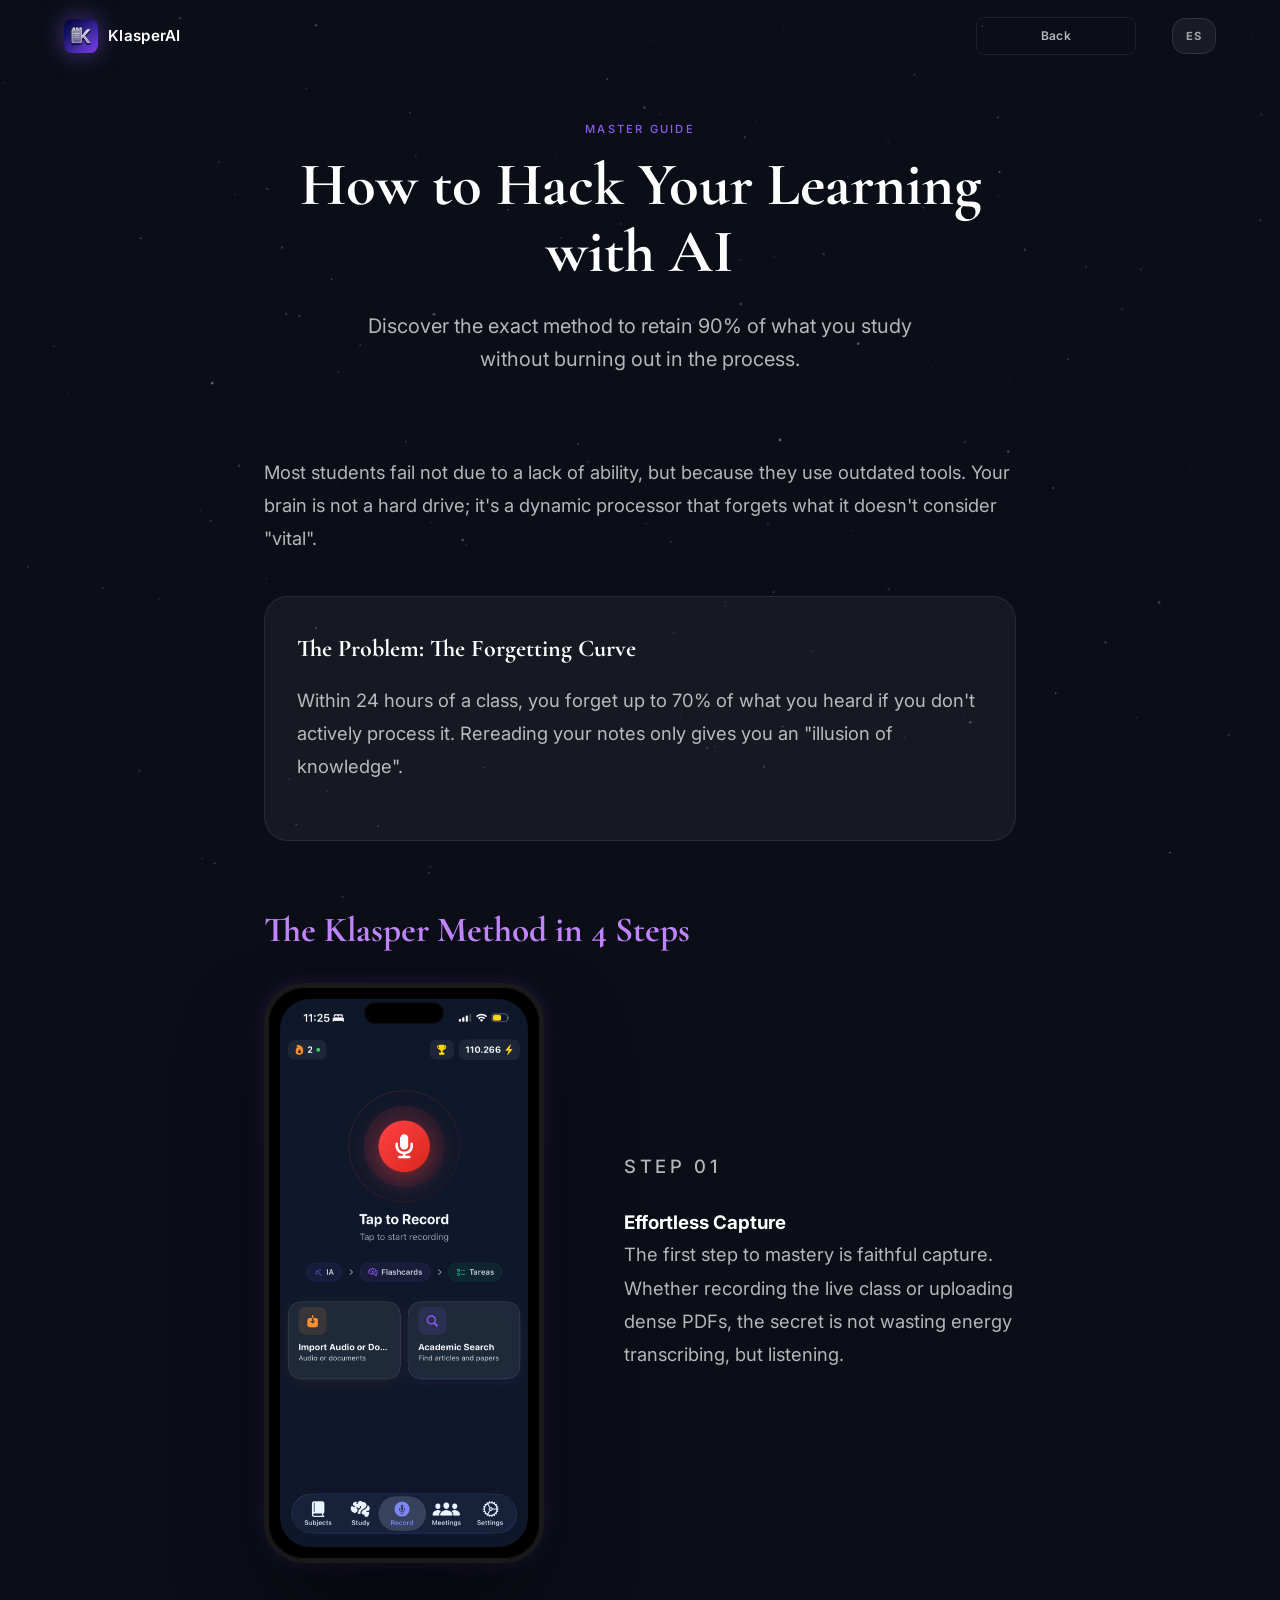
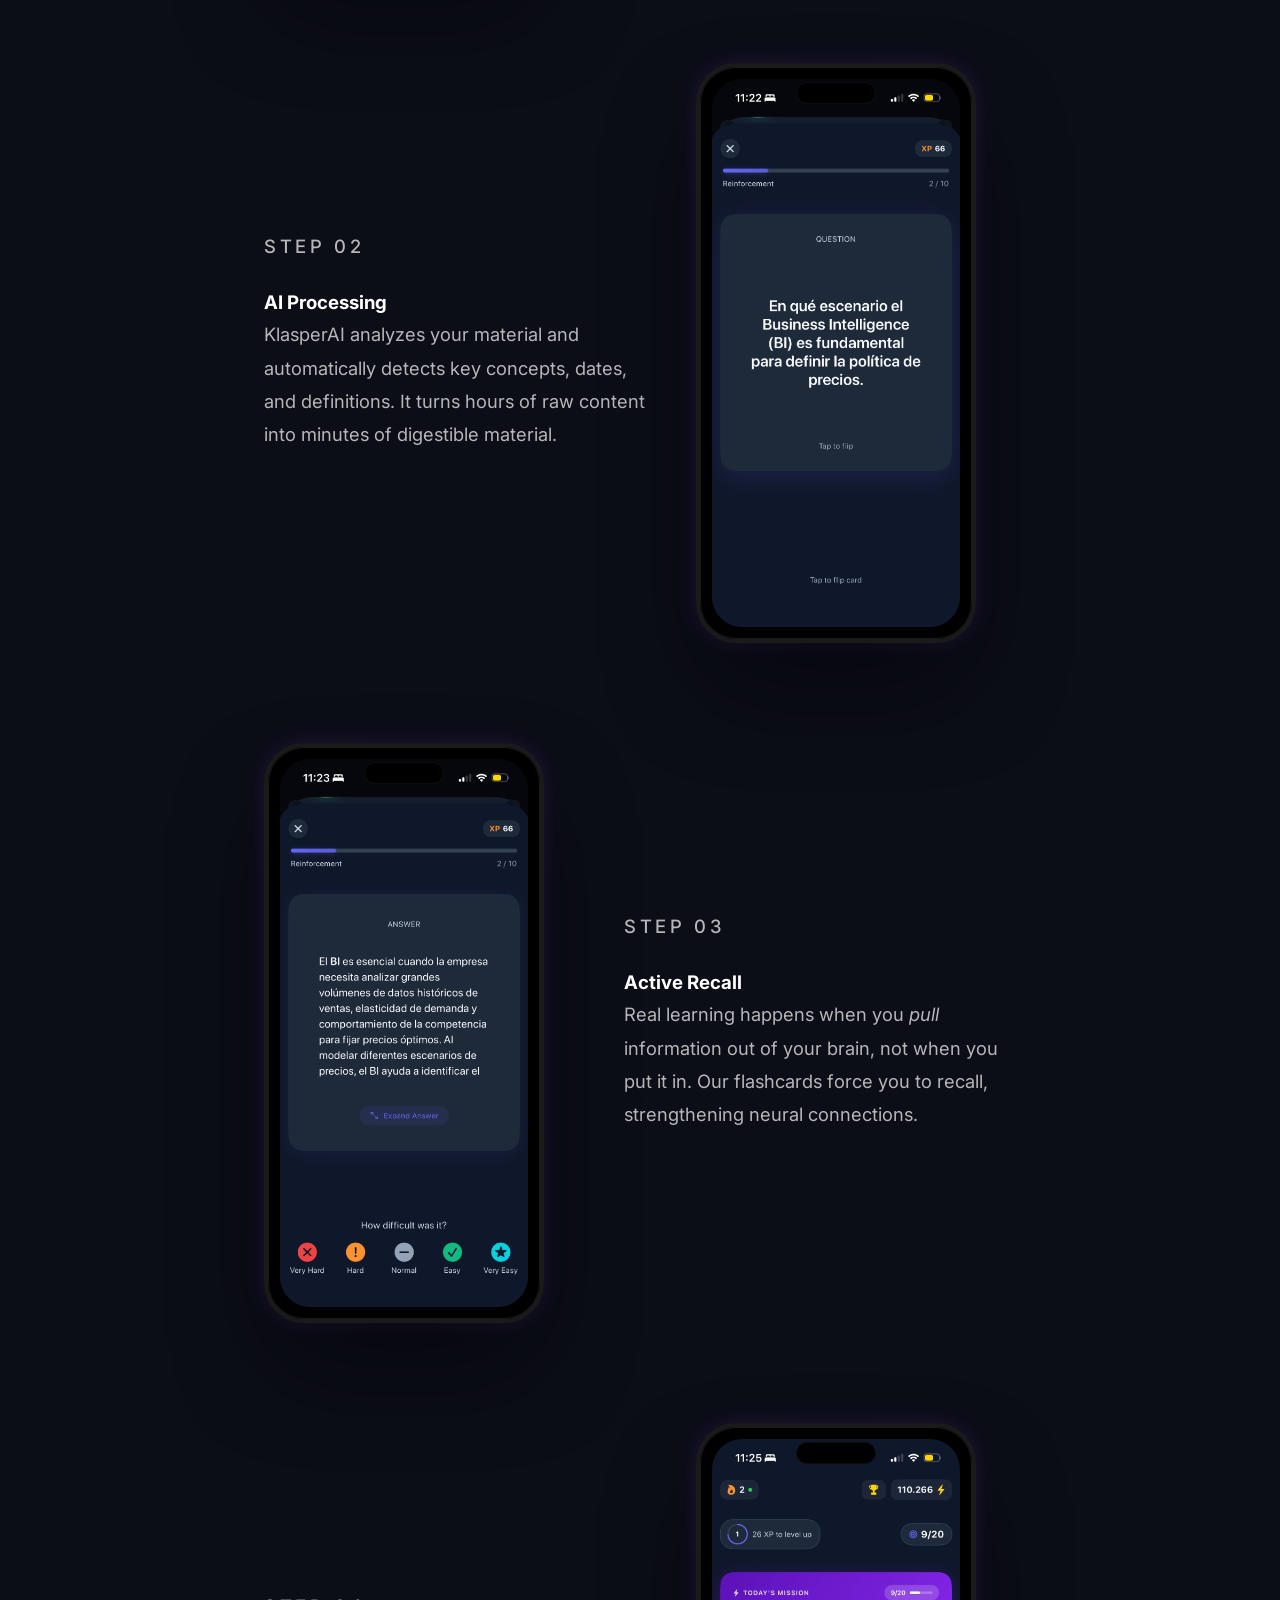
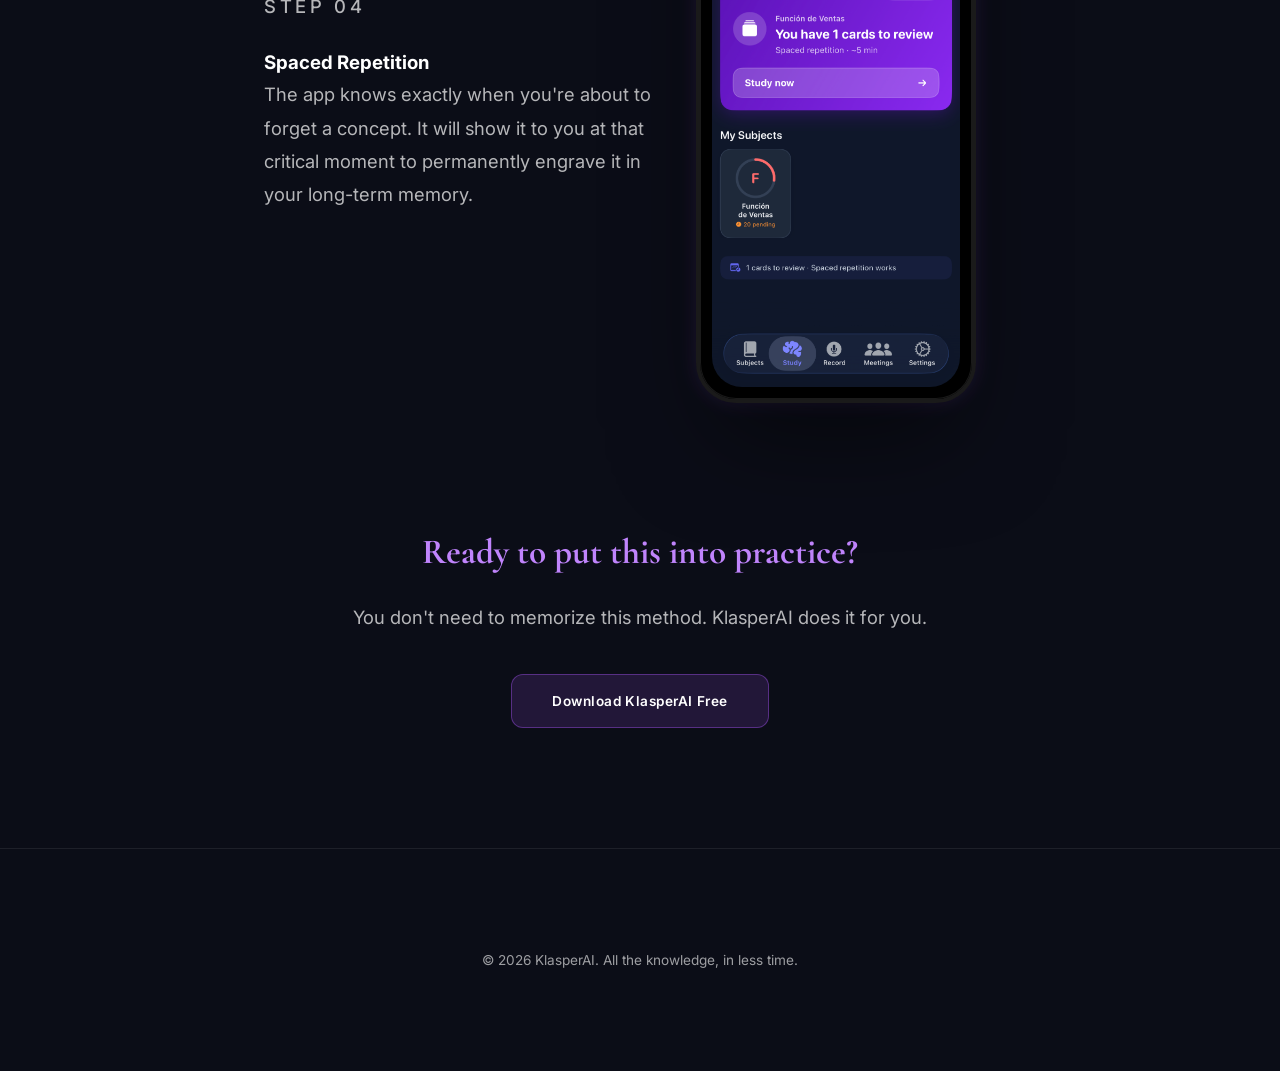
<file: guia.html>
<!doctype html>
<html lang="es">

<head>
  <meta charset="utf-8">
  <meta name="viewport" content="width=device-width, initial-scale=1">
  <title>Guía Gratis: Domina cualquier tema con el Método Klasper + IA</title>
  <meta name="description"
    content="Aprende cómo usar la inteligencia artificial y la ciencia del aprendizaje para retener 3 veces más información en la mitad del tiempo.">
  <link rel="preconnect" href="https://fonts.googleapis.com">
  <link rel="preconnect" href="https://fonts.gstatic.com" crossorigin>
  <link
    href="https://fonts.googleapis.com/css2?family=Cormorant+Garamond:ital,wght@0,400;0,600;0,700;1,400;1,600;1,700&family=Inter:wght@300;400;500;600;700&display=swap"
    rel="stylesheet">
  <link rel="stylesheet" href="./styles.css">
  
  <style>
    /* Estilos específicos para la página de la guía */
    .guide-article {
      max-width: 800px;
      margin: 120px auto;
      padding: 0 24px;
    }
    
    .guide-header {
      text-align: center;
      margin-bottom: 80px;
    }
    
    .guide-header h1 {
      font-family: var(--serif);
      font-size: clamp(2.5rem, 6vw, 3.8rem);
      line-height: 1.1;
      margin-bottom: 24px;
      color: #fff;
    }
    
    .guide-header .subtitle {
      font-size: 1.25rem;
      color: var(--text-body);
      max-width: 600px;
      margin: 0 auto;
    }
    
    .guide-content h2 {
      font-family: var(--serif);
      font-size: 2.2rem;
      margin: 60px 0 24px;
      color: var(--accent-soft);
    }
    
    .guide-content p {
      font-size: 1.15rem;
      margin-bottom: 24px;
      color: var(--text-body);
      line-height: 1.8;
    }
    
    .guide-visual {
      margin: 48px 0;
      border-radius: 24px;
      overflow: hidden;
      border: 1px solid var(--border);
      box-shadow: 0 30px 60px rgba(0,0,0,0.5);
    }
    
    .guide-visual img {
      width: 100%;
      display: block;
    }
    
    .method-step {
      display: flex;
      gap: 40px;
      align-items: center;
      margin-bottom: 100px;
    }
    
    .method-step:nth-child(even) {
      flex-direction: row-reverse;
    }
    
    .method-info {
      flex: 1;
    }
    
    .method-visual {
      flex: 0 0 320px;
    }

    @media (max-width: 768px) {
      .method-step {
        flex-direction: column !important;
        gap: 32px;
      }
      .method-visual {
        flex: 1;
        width: 100%;
      }
    }
    
    .highlight-card {
      background: var(--surface);
      padding: 32px;
      border-radius: 24px;
      border: 1px solid var(--border);
      margin: 40px 0;
    }
    
    .highlight-card h3 {
      font-family: var(--serif);
      font-size: 1.5rem;
      margin-bottom: 16px;
      color: #fff;
    }
  </style>
</head>

<body>
  <!-- Star canvas -->
  <canvas id="starfield" aria-hidden="true"></canvas>

  <header class="topbar" id="topbar">
    <a class="brand" href="index.html">
      <img src="./AppStore_1024.png" class="k-logo" alt="KlasperAI logo">
      <span>KlasperAI</span>
    </a>
    <nav id="mainNav">
      <a href="index.html" class="btn-outline" style="height: 38px; border-radius: 8px; font-size: 0.75rem;" data-i18n="nav.back_guide">Volver</a>
      <button class="lang-toggle" id="langToggle" aria-label="Switch to English">EN</button>
    </nav>
    <button class="menu-toggle" id="menuBtn" aria-label="Menú">
      <span></span><span></span>
    </button>
  </header>

  <main class="guide-article">
    <header class="guide-header">
      <p class="section-label" data-i18n="guide.label">Guía Maestra</p>
      <h1 data-i18n="guide.h1">Cómo Hackear tu Aprendizaje con IA</h1>
      <p class="subtitle" data-i18n="guide.subtitle">Descubre el método exacto para retener el 90% de lo que estudias sin quemarte en el proceso.</p>
    </header>

    <div class="guide-content">
      <p data-i18n="guide.intro">La mayoría de los estudiantes fallan no por falta de capacidad, sino por usar herramientas obsoletas. Tu cerebro no es un disco duro; es un procesador dinámico que olvida lo que no considera "vital".</p>
      
      <div class="highlight-card">
        <h3 data-i18n="guide.problem_title">El Problema: La Curva del Olvido</h3>
        <p data-i18n="guide.problem_desc">A las 24 horas de una clase, olvidas hasta el 70% de lo que escuchaste si no lo procesas activamente. Releer tus apuntes solo te da una "ilusión de conocimiento".</p>
      </div>

      <h2 data-i18n="guide.method_title">El Método Klasper en 4 Pasos</h2>

      <section class="method-step">
        <div class="method-info">
          <p class="section-label" data-i18n="guide.step1_label">Paso 01</p>
          <h3 data-i18n="guide.step1_title">Captura sin Esfuerzo</h3>
          <p data-i18n="guide.step1_desc">El primer paso para el dominio es la captura fiel. Ya sea grabando la clase en vivo o subiendo PDFs densos, el secreto está en no perder energía transcribiendo, sino escuchando.</p>
        </div>
        <div class="method-visual">
          <div class="iphone-mockup">
            <div class="iphone-screen">
              <img src="./app_screen_record.png" alt="Captura de Audio">
            </div>
          </div>
        </div>
      </section>

      <section class="method-step">
        <div class="method-info">
          <p class="section-label" data-i18n="guide.step2_label">Paso 02</p>
          <h3 data-i18n="guide.step2_title">Procesamiento por IA</h3>
          <p data-i18n="guide.step2_desc">KlasperAI analiza tu material y detecta automáticamente conceptos clave, fechas y definiciones. Convierte horas de crudo en minutos de contenido digerible.</p>
        </div>
        <div class="method-visual">
          <div class="iphone-mockup">
            <div class="iphone-screen">
              <img src="./app_screen_question.png" alt="Flashcards Generadas">
            </div>
          </div>
        </div>
      </section>

      <section class="method-step">
        <div class="method-info">
          <p class="section-label" data-i18n="guide.step3_label">Paso 03</p>
          <h3 data-i18n-html="guide.step3_title">Active Recall (Recuperación Activa)</h3>
          <p data-i18n-html="guide.step3_desc">El aprendizaje real sucede cuando <em>sacas</em> información de tu cerebro, no cuando la metes. Nuestras flashcards te obligan a recordar, fortaleciendo las conexiones neuronales.</p>
        </div>
        <div class="method-visual">
          <div class="iphone-mockup">
            <div class="iphone-screen">
              <img src="./app_screen_answer.png" alt="Repaso con Flashcards">
            </div>
          </div>
        </div>
      </section>

      <section class="method-step">
        <div class="method-info">
          <p class="section-label" data-i18n="guide.step4_label">Paso 04</p>
          <h3 data-i18n="guide.step4_title">Spaced Repetition (Repetición Espaciada)</h3>
          <p data-i18n="guide.step4_desc">La app sabe exactamente cuándo estás a punto de olvidar un concepto. Te lo mostrará justo en ese momento crítico para grabarlo permanentemente en tu memoria a largo plazo.</p>
        </div>
        <div class="method-visual">
          <div class="iphone-mockup">
            <div class="iphone-screen">
              <img src="./app_screen_dashboard.png" alt="Dashboard de Estudio">
            </div>
          </div>
        </div>
      </section>

      <div class="final-cta" style="text-align: center; margin-top: 120px;">
        <h2 style="margin-bottom: 20px;" data-i18n="guide.final_title">¿Listo para poner esto en práctica?</h2>
        <p style="margin-bottom: 40px;" data-i18n="guide.final_desc">No necesitas memorizar este método. KlasperAI lo hace por ti.</p>
        <a class="btn-glow" href="#" style="height: 54px; border-radius: 12px; padding: 0 40px;" data-i18n="guide.final_cta">Descargar KlasperAI Gratis</a>
      </div>
    </div>
  </main>

  <footer style="padding: 100px 0; text-align: center; border-top: 1px solid var(--border);">
    <p style="color: var(--text-dim); font-size: 0.85rem;" data-i18n="guide.footer">© 2026 KlasperAI. Todo el conocimiento, en menos tiempo.</p>
  </footer>

  <script src="./translations.js"></script>
  <script src="./i18n.js"></script>
  <script src="./script.js"></script>
</body>
</html>
</file>
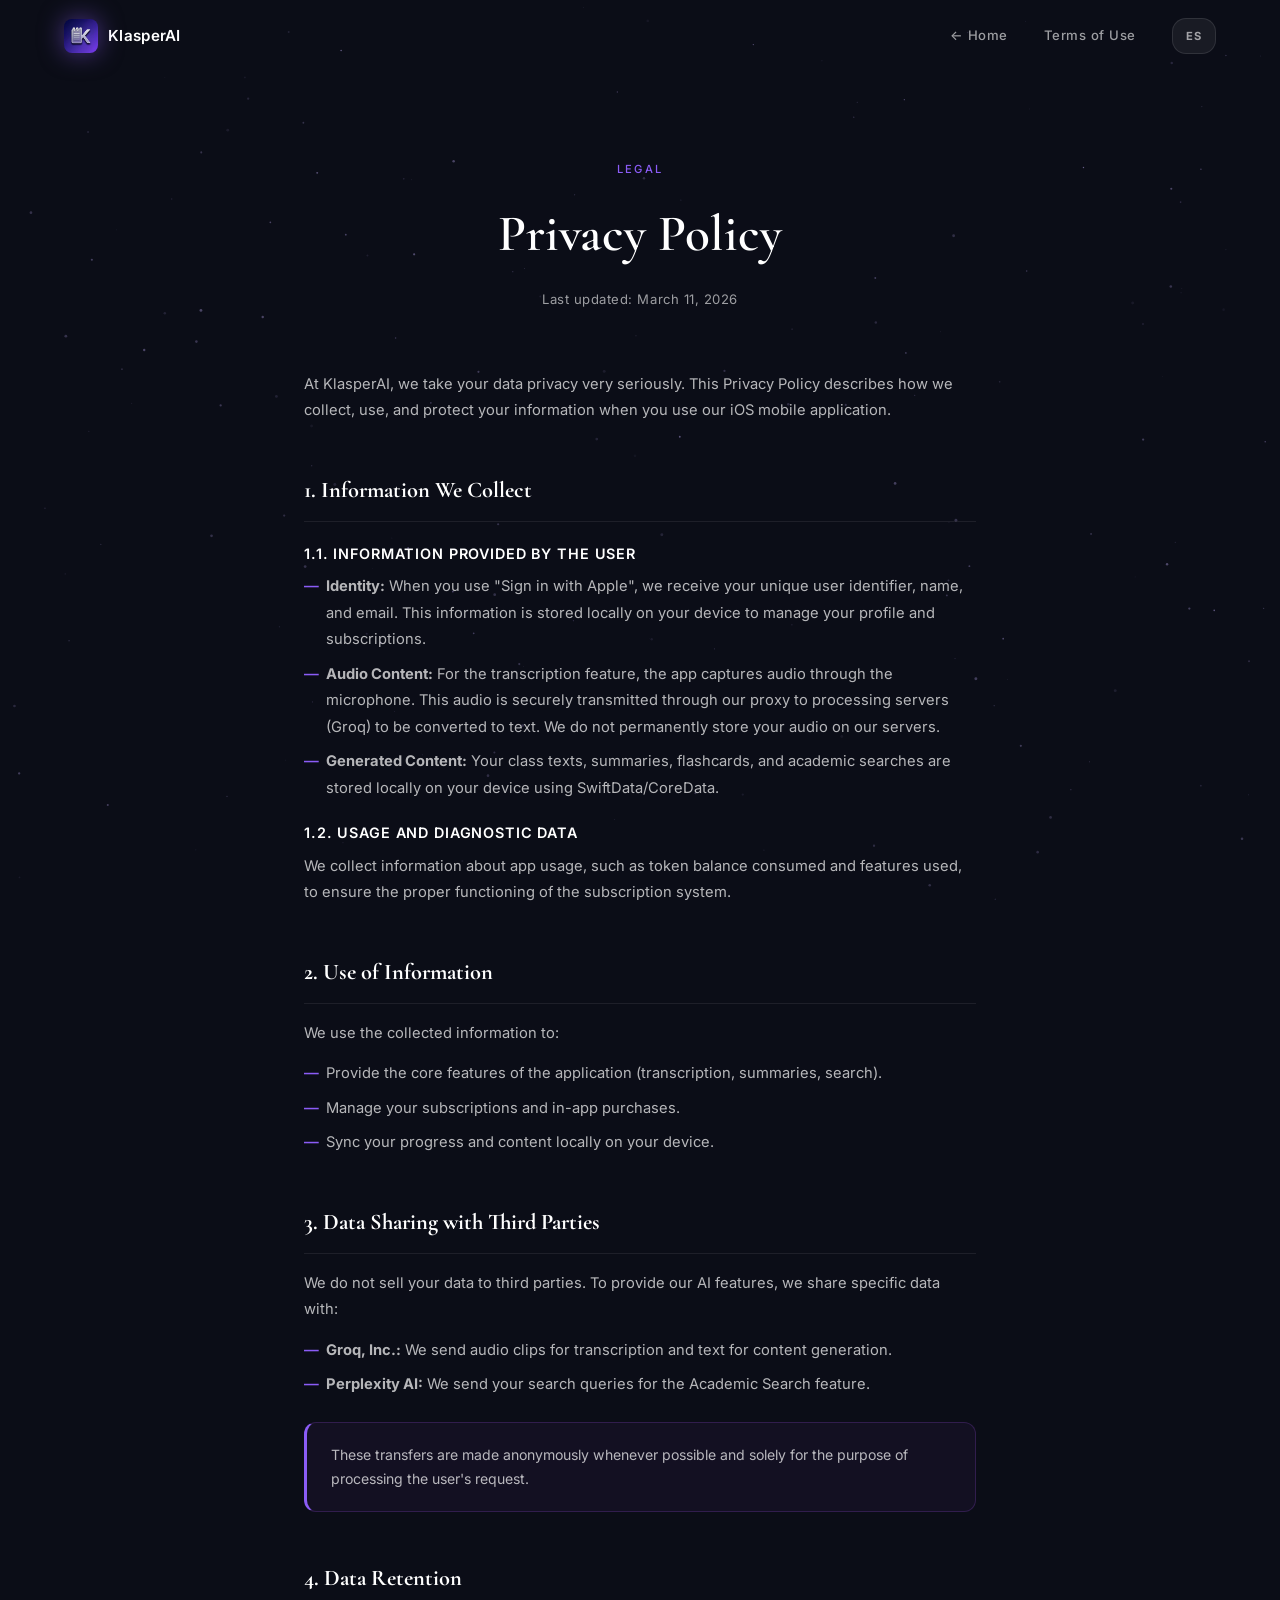
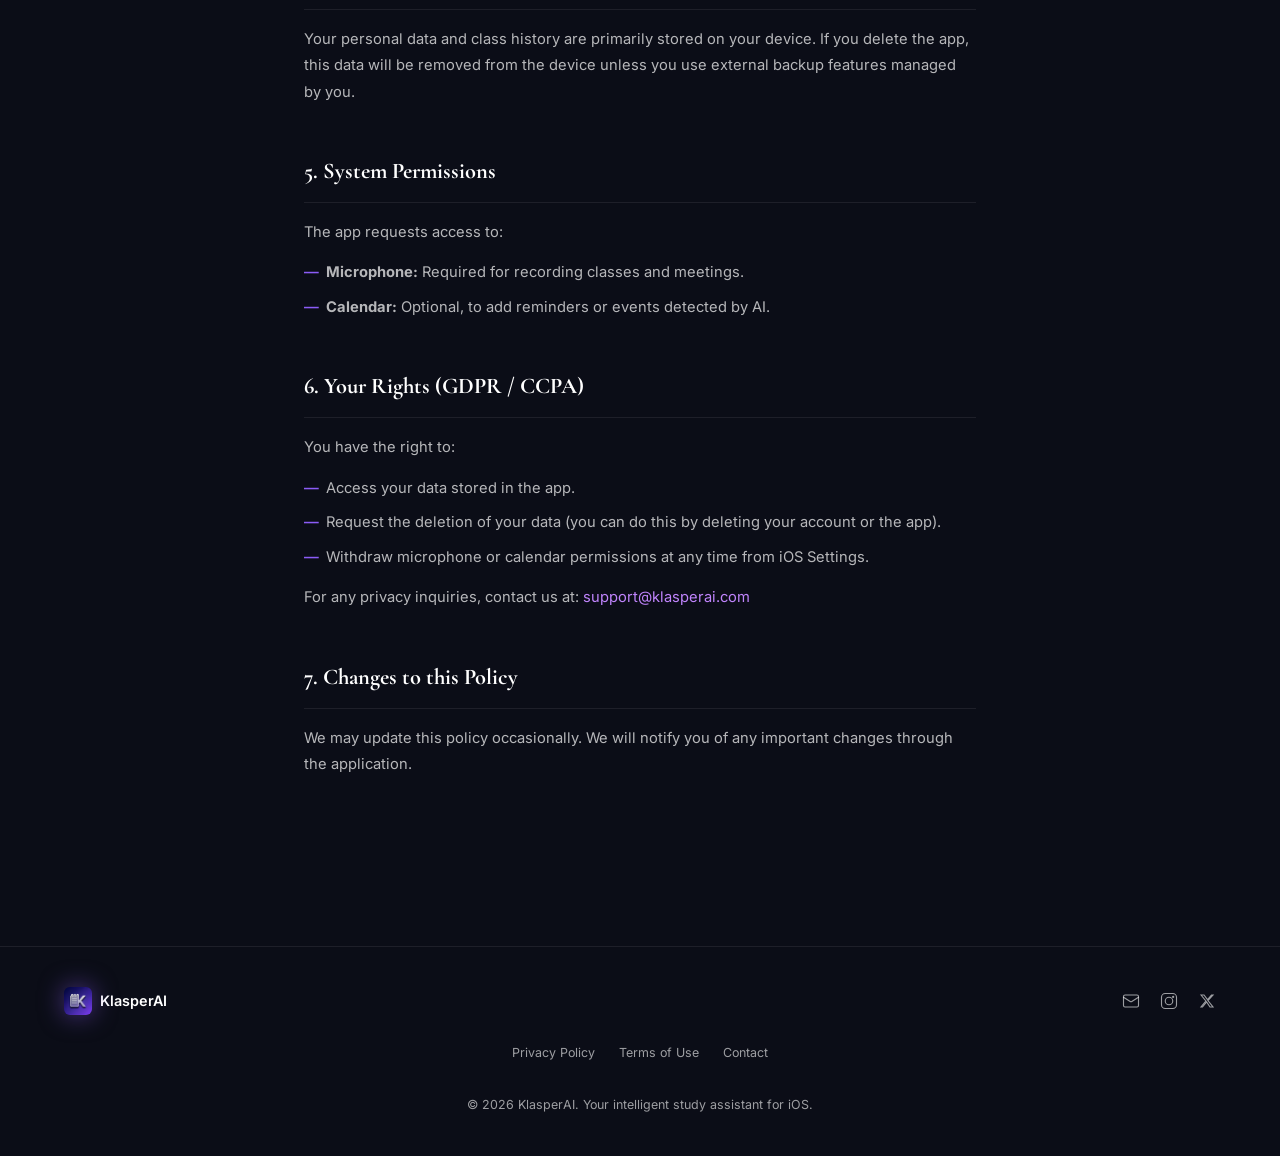
<file: privacy.html>
<!doctype html>
<html lang="es">

<head>
  <meta charset="utf-8">
  <meta name="viewport" content="width=device-width, initial-scale=1">
  <title>Política de Privacidad | KlasperAI</title>
  <meta name="description" content="Política de Privacidad de KlasperAI — cómo recopilamos, usamos y protegemos tu información.">
  <link rel="preconnect" href="https://fonts.googleapis.com">
  <link rel="preconnect" href="https://fonts.gstatic.com" crossorigin>
  <link
    href="https://fonts.googleapis.com/css2?family=Cormorant+Garamond:ital,wght@0,400;0,600;0,700;1,400;1,600;1,700&family=Inter:wght@300;400;500;600;700&display=swap"
    rel="stylesheet">
  <link rel="stylesheet" href="./styles.css">
</head>

<body>

  <!-- SVG defs for logo -->
  <svg width="0" height="0" style="position:absolute">
    <defs>
      <linearGradient id="klasperCoreBg" x1="0%" y1="0%" x2="100%" y2="100%">
        <stop offset="0%" stop-color="#6d28d9"></stop>
        <stop offset="100%" stop-color="#4c1d95"></stop>
      </linearGradient>
      <linearGradient id="klasperCoreGlow" x1="0%" y1="0%" x2="100%" y2="100%">
        <stop offset="0%" stop-color="#7c3aed"></stop>
        <stop offset="100%" stop-color="#5b21b6"></stop>
      </linearGradient>
      <symbol id="klasper-icon" viewBox="0 0 160 160">
        <circle cx="80" cy="80" r="72" fill="url(#klasperCoreGlow)"></circle>
        <rect x="44" y="38" width="14" height="84" rx="7" fill="#f8fafc"></rect>
        <polygon points="58,58 108,34 115,47 65,72" fill="#f8fafc"></polygon>
        <polygon points="58,102 65,88 115,113 108,126" fill="#f8fafc"></polygon>
      </symbol>
    </defs>
  </svg>

  <!-- Star canvas -->
  <canvas id="starfield" aria-hidden="true"></canvas>

  <!-- ===== NAVBAR ===== -->
  <header class="topbar" id="topbar">
    <a class="brand" href="./index.html" aria-label="KlasperAI">
      <img src="./AppStore_1024.png" class="k-logo" alt="KlasperAI logo">
      <span>KlasperAI</span>
    </a>
    <nav id="mainNav">
      <a href="./index.html" data-i18n="nav.back">← Inicio</a>
      <a href="./terms.html" data-i18n="nav.terms">Términos de Uso</a>
      <button class="lang-toggle" id="langToggle" aria-label="Switch to English">EN</button>
    </nav>
    <button class="menu-toggle" id="menuBtn" aria-label="Menú">
      <span></span><span></span>
    </button>
  </header>

  <main>
    <!-- ===== HEADER ===== -->
    <div class="legal-header">
      <p class="section-label" data-i18n="privacy.label">Legal</p>
      <h1 data-i18n="privacy.h1">Política de Privacidad</h1>
      <p class="update-date" data-i18n="privacy.date">Última actualización: 11 de marzo de 2026</p>
    </div>

    <!-- ===== CONTENT ===== -->
    <div class="legal-content">

      <div class="legal-section">
        <p data-i18n="privacy.intro">En KlasperAI, nos tomamos muy en serio la privacidad de tus datos. Esta Política de Privacidad describe
          cómo recopilamos, usamos y protegemos tu información cuando utilizas nuestra aplicación móvil para iOS.</p>
      </div>

      <div class="legal-section">
        <h2 data-i18n="privacy.s1_title">1. Información que Recopilamos</h2>

        <h3 data-i18n="privacy.s1_1_title">1.1. Información Proporcionada por el Usuario</h3>
        <ul>
          <li data-i18n-html="privacy.s1_1_identity"><strong>Identidad:</strong> Cuando utilizas "Sign in with Apple", recibimos tu identificador de usuario
            único, nombre y correo electrónico. Esta información se almacena localmente en tu dispositivo para
            gestionar tu perfil y suscripciones.</li>
          <li data-i18n-html="privacy.s1_1_audio"><strong>Contenido de Audio:</strong> Para la función de transcripción, la aplicación captura audio a
            través del micrófono. Este audio se transmite de forma segura a través de nuestro proxy a los servidores
            de procesamiento (Groq) para convertirse en texto. No almacenamos tu audio de forma permanente en
            nuestros servidores.</li>
          <li data-i18n-html="privacy.s1_1_content"><strong>Contenido Generado:</strong> Los textos de tus clases, resúmenes, flashcards y búsquedas
            académicas se almacenan localmente en tu dispositivo mediante SwiftData/CoreData.</li>
        </ul>

        <h3 data-i18n="privacy.s1_2_title">1.2. Datos de Uso y Diagnóstico</h3>
        <p data-i18n="privacy.s1_2_desc">Recopilamos información sobre el uso de la aplicación, como el saldo de tokens consumidos y las
          funciones utilizadas, para garantizar el correcto funcionamiento del sistema de suscripción.</p>
      </div>

      <div class="legal-section">
        <h2 data-i18n="privacy.s2_title">2. Uso de la Información</h2>
        <p data-i18n="privacy.s2_intro">Utilizamos la información recopilada para:</p>
        <ul>
          <li data-i18n="privacy.s2_item1">Proporcionar las funciones principales de la aplicación (transcripción, resúmenes, búsqueda).</li>
          <li data-i18n="privacy.s2_item2">Gestionar tus suscripciones y compras dentro de la aplicación.</li>
          <li data-i18n="privacy.s2_item3">Sincronizar tu progreso y contenido localmente en tu dispositivo.</li>
        </ul>
      </div>

      <div class="legal-section">
        <h2 data-i18n="privacy.s3_title">3. Intercambio de Datos con Terceros</h2>
        <p data-i18n="privacy.s3_intro">No vendemos tus datos a terceros. Para proporcionar nuestras funciones de Inteligencia Artificial,
          compartimos datos específicos con:</p>
        <ul>
          <li data-i18n-html="privacy.s3_groq"><strong>Groq, Inc.:</strong> Enviamos clips de audio para transcripción y texto para generación de
            contenido.</li>
          <li data-i18n-html="privacy.s3_perplexity"><strong>Perplexity AI:</strong> Enviamos tus consultas de búsqueda para la función de Búsqueda
            Académica.</li>
        </ul>
        <div class="legal-note">
          <p data-i18n="privacy.s3_note">Estas transferencias se realizan de forma anónima siempre que es posible y únicamente con el
            propósito de procesar la solicitud del usuario.</p>
        </div>
      </div>

      <div class="legal-section">
        <h2 data-i18n="privacy.s4_title">4. Retención de Datos</h2>
        <p data-i18n="privacy.s4_desc">Tus datos personales e historial de clases se almacenan principalmente en tu dispositivo. Si eliminas
          la aplicación, estos datos se eliminarán del dispositivo a menos que utilices funciones de copia de
          seguridad externas gestionadas por ti.</p>
      </div>

      <div class="legal-section">
        <h2 data-i18n="privacy.s5_title">5. Permisos del Sistema</h2>
        <p data-i18n="privacy.s5_intro">La app solicita acceso a:</p>
        <ul>
          <li data-i18n-html="privacy.s5_mic"><strong>Micrófono:</strong> Obligatorio para grabar clases y reuniones.</li>
          <li data-i18n-html="privacy.s5_cal"><strong>Calendario:</strong> Opcional, para añadir recordatorios o eventos detectados por la IA.</li>
        </ul>
      </div>

      <div class="legal-section">
        <h2 data-i18n="privacy.s6_title">6. Tus Derechos (GDPR / CCPA)</h2>
        <p data-i18n="privacy.s6_intro">Tienes derecho a:</p>
        <ul>
          <li data-i18n="privacy.s6_item1">Acceder a tus datos almacenados en la app.</li>
          <li data-i18n="privacy.s6_item2">Solicitar la eliminación de tus datos (puedes hacerlo eliminando tu cuenta o la app).</li>
          <li data-i18n="privacy.s6_item3">Retirar los permisos de micrófono o calendario en cualquier momento desde los Ajustes de iOS.</li>
        </ul>
        <p><span data-i18n="privacy.s6_contact">Para cualquier consulta sobre privacidad, contáctanos en:</span>
          <a href="mailto:support@klasperai.com">support@klasperai.com</a>
        </p>
      </div>

      <div class="legal-section">
        <h2 data-i18n="privacy.s7_title">7. Cambios a esta Política</h2>
        <p data-i18n="privacy.s7_desc">Podemos actualizar esta política ocasionalmente. Te notificaremos cualquier cambio importante a través
          de la aplicación.</p>
      </div>

    </div>
  </main>

  <footer class="footer">
    <div class="footer-inner">
      <div class="footer-brand">
        <img src="./AppStore_1024.png" class="k-logo k-logo-footer" alt="KlasperAI logo">
        <span>KlasperAI</span>
      </div>
      <div class="footer-links">
        <a href="mailto:support@klasperai.com" aria-label="Contacto por email">
          <svg width="18" height="18" viewBox="0 0 24 24" fill="none" stroke="currentColor" stroke-width="1.5"
            stroke-linecap="round" stroke-linejoin="round">
            <rect x="2" y="4" width="20" height="16" rx="2" />
            <path d="m22 7-8.97 5.7a1.94 1.94 0 0 1-2.06 0L2 7" />
          </svg>
        </a>
        <a href="#" aria-label="Instagram">
          <svg width="18" height="18" viewBox="0 0 24 24" fill="none" stroke="currentColor" stroke-width="1.5">
            <rect x="2" y="2" width="20" height="20" rx="5" />
            <circle cx="12" cy="12" r="5" />
            <circle cx="17.5" cy="6.5" r="1.5" fill="currentColor" stroke="none" />
          </svg>
        </a>
        <a href="#" aria-label="X / Twitter">
          <svg width="18" height="18" viewBox="0 0 24 24" fill="none" stroke="currentColor" stroke-width="1.5">
            <path d="M4 4l6.5 8L4 20h2l5.5-6.8L16 20h4l-6.8-8.5L20 4h-2l-5.2 6.3L8 4H4z" />
          </svg>
        </a>
      </div>
      <div class="footer-legal-links">
        <a href="./privacy.html" data-i18n="footer.privacy">Política de Privacidad</a>
        <a href="./terms.html" data-i18n="footer.terms">Términos de Uso</a>
        <a href="mailto:support@klasperai.com" data-i18n="footer.contact">Contacto</a>
      </div>
      <p class="footer-copy">© <span id="year"></span> <span data-i18n="footer.copy">KlasperAI. Tu asistente de estudio inteligente para iOS.</span></p>
    </div>
  </footer>

  <script src="./translations.js"></script>
  <script src="./i18n.js"></script>
  <script src="./script.js"></script>
</body>

</html>
</file>
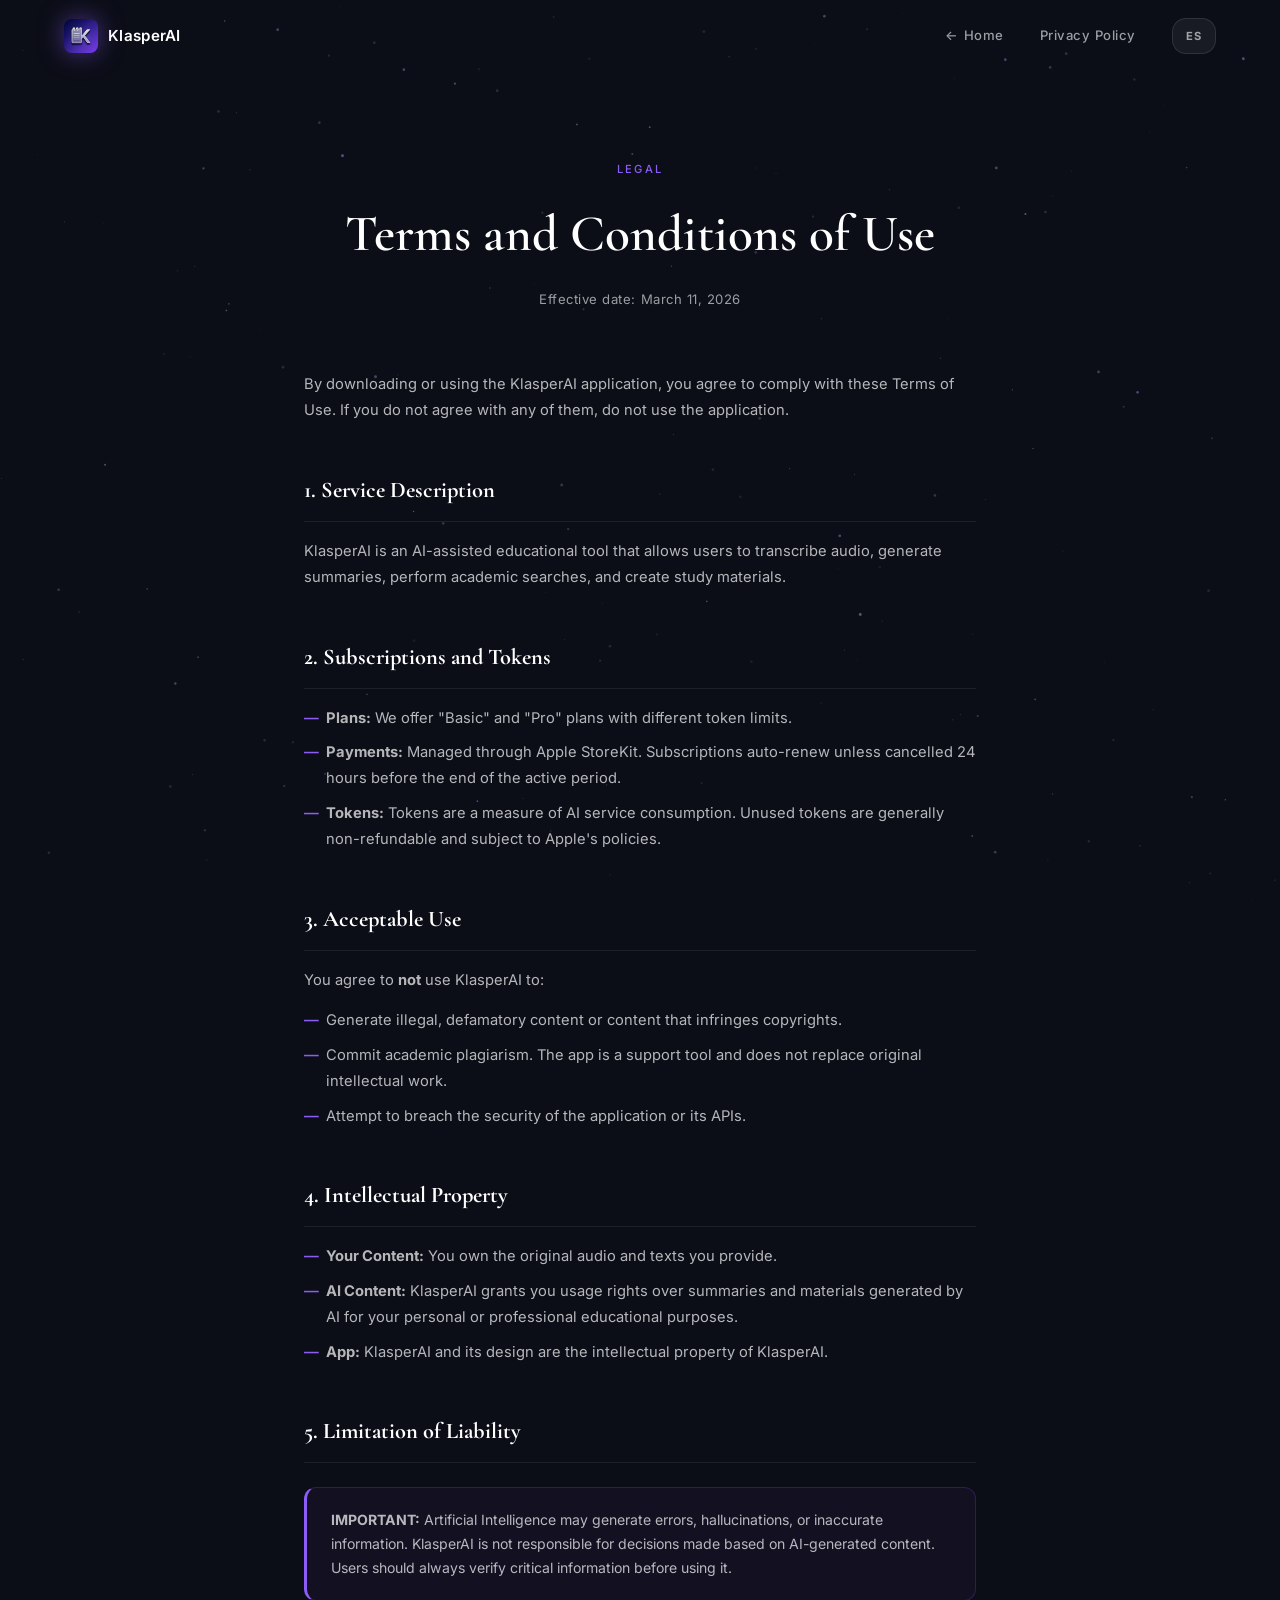
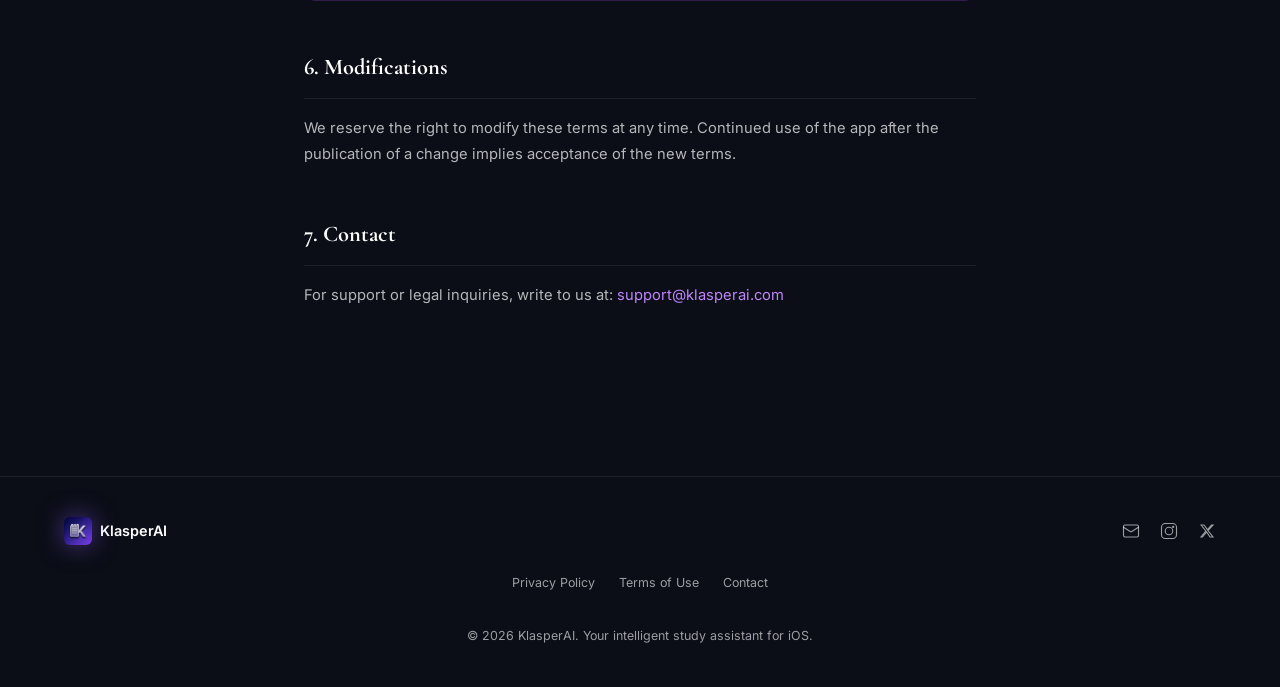
<file: terms.html>
<!doctype html>
<html lang="es">

<head>
  <meta charset="utf-8">
  <meta name="viewport" content="width=device-width, initial-scale=1">
  <title>Términos de Uso | KlasperAI</title>
  <meta name="description" content="Términos y Condiciones de Uso (EULA) de KlasperAI — condiciones de uso de la aplicación iOS.">
  <link rel="preconnect" href="https://fonts.googleapis.com">
  <link rel="preconnect" href="https://fonts.gstatic.com" crossorigin>
  <link
    href="https://fonts.googleapis.com/css2?family=Cormorant+Garamond:ital,wght@0,400;0,600;0,700;1,400;1,600;1,700&family=Inter:wght@300;400;500;600;700&display=swap"
    rel="stylesheet">
  <link rel="stylesheet" href="./styles.css">
</head>

<body>

  <!-- SVG defs for logo -->
  <svg width="0" height="0" style="position:absolute">
    <defs>
      <linearGradient id="klasperCoreBg" x1="0%" y1="0%" x2="100%" y2="100%">
        <stop offset="0%" stop-color="#6d28d9"></stop>
        <stop offset="100%" stop-color="#4c1d95"></stop>
      </linearGradient>
      <linearGradient id="klasperCoreGlow" x1="0%" y1="0%" x2="100%" y2="100%">
        <stop offset="0%" stop-color="#7c3aed"></stop>
        <stop offset="100%" stop-color="#5b21b6"></stop>
      </linearGradient>
      <symbol id="klasper-icon" viewBox="0 0 160 160">
        <circle cx="80" cy="80" r="72" fill="url(#klasperCoreGlow)"></circle>
        <rect x="44" y="38" width="14" height="84" rx="7" fill="#f8fafc"></rect>
        <polygon points="58,58 108,34 115,47 65,72" fill="#f8fafc"></polygon>
        <polygon points="58,102 65,88 115,113 108,126" fill="#f8fafc"></polygon>
      </symbol>
    </defs>
  </svg>

  <!-- Star canvas -->
  <canvas id="starfield" aria-hidden="true"></canvas>

  <!-- ===== NAVBAR ===== -->
  <header class="topbar" id="topbar">
    <a class="brand" href="./index.html" aria-label="KlasperAI">
      <img src="./AppStore_1024.png" class="k-logo" alt="KlasperAI logo">
      <span>KlasperAI</span>
    </a>
    <nav id="mainNav">
      <a href="./index.html" data-i18n="nav.back">← Inicio</a>
      <a href="./privacy.html" data-i18n="nav.privacy">Política de Privacidad</a>
      <button class="lang-toggle" id="langToggle" aria-label="Switch to English">EN</button>
    </nav>
    <button class="menu-toggle" id="menuBtn" aria-label="Menú">
      <span></span><span></span>
    </button>
  </header>

  <main>
    <!-- ===== HEADER ===== -->
    <div class="legal-header">
      <p class="section-label" data-i18n="terms.label">Legal</p>
      <h1 data-i18n="terms.h1">Términos y Condiciones de Uso</h1>
      <p class="update-date" data-i18n="terms.date">Fecha de entrada en vigor: 11 de marzo de 2026</p>
    </div>

    <!-- ===== CONTENT ===== -->
    <div class="legal-content">

      <div class="legal-section">
        <p data-i18n="terms.intro">Al descargar o utilizar la aplicación KlasperAI, aceptas cumplir estos Términos de Uso. Si no estás de
          acuerdo con alguno de ellos, no utilices la aplicación.</p>
      </div>

      <div class="legal-section">
        <h2 data-i18n="terms.s1_title">1. Descripción del Servicio</h2>
        <p data-i18n="terms.s1_desc">KlasperAI es una herramienta educativa asistida por Inteligencia Artificial que permite transcribir
          audio, generar resúmenes, realizar búsquedas académicas y crear material de estudio.</p>
      </div>

      <div class="legal-section">
        <h2 data-i18n="terms.s2_title">2. Suscripciones y Tokens</h2>
        <ul>
          <li data-i18n-html="terms.s2_plans"><strong>Planes:</strong> Ofrecemos planes "Básico" y "Pro" con diferentes límites de tokens.</li>
          <li data-i18n-html="terms.s2_payments"><strong>Pagos:</strong> Se gestionan a través de Apple StoreKit. Las suscripciones se renuevan
            automáticamente a menos que se cancelen 24 horas antes del fin del periodo activo.</li>
          <li data-i18n-html="terms.s2_tokens"><strong>Tokens:</strong> Los tokens son una medida de consumo de servicios de IA. Los tokens no
            consumidos no suelen ser reembolsables y están sujetos a las políticas de Apple.</li>
        </ul>
      </div>

      <div class="legal-section">
        <h2 data-i18n="terms.s3_title">3. Uso Aceptable</h2>
        <p data-i18n-html="terms.s3_intro">Te comprometes a <strong>no</strong> usar KlasperAI para:</p>
        <ul>
          <li data-i18n="terms.s3_item1">Generar contenido ilegal, difamatorio o que infrinja derechos de autor.</li>
          <li data-i18n="terms.s3_item2">Realizar plagio académico. La app es una herramienta de apoyo y no sustituye el trabajo
            intelectual propio.</li>
          <li data-i18n="terms.s3_item3">Intentar vulnerar la seguridad de la aplicación o sus APIs.</li>
        </ul>
      </div>

      <div class="legal-section">
        <h2 data-i18n="terms.s4_title">4. Propiedad Intelectual</h2>
        <ul>
          <li data-i18n-html="terms.s4_your"><strong>Tu Contenido:</strong> Eres el propietario de los audios originales y los textos que
            proporciones.</li>
          <li data-i18n-html="terms.s4_ai"><strong>Contenido IA:</strong> KlasperAI te otorga los derechos de uso sobre los resúmenes y
            materiales generados por la IA para tus fines educativos personales o profesionales.</li>
          <li data-i18n-html="terms.s4_app"><strong>App:</strong> KlasperAI y su diseño son propiedad intelectual de KlasperAI.</li>
        </ul>
      </div>

      <div class="legal-section">
        <h2 data-i18n="terms.s5_title">5. Limitación de Responsabilidad</h2>
        <div class="legal-note">
          <p data-i18n-html="terms.s5_note"><strong>IMPORTANTE:</strong> La Inteligencia Artificial puede generar errores, alucinaciones o
            información inexacta. KlasperAI no se hace responsable de las decisiones tomadas basadas en el
            contenido generado por la IA. El usuario debe verificar siempre la información crítica antes de
            utilizarla.</p>
        </div>
      </div>

      <div class="legal-section">
        <h2 data-i18n="terms.s6_title">6. Modificaciones</h2>
        <p data-i18n="terms.s6_desc">Nos reservamos el derecho de modificar estos términos en cualquier momento. El uso continuado de la
          app tras la publicación de un cambio implica la aceptación de los nuevos términos.</p>
      </div>

      <div class="legal-section">
        <h2 data-i18n="terms.s7_title">7. Contacto</h2>
        <p><span data-i18n="terms.s7_desc">Para soporte o consultas legales, escríbenos a:</span>
          <a href="mailto:support@klasperai.com">support@klasperai.com</a>
        </p>
      </div>

    </div>
  </main>

  <footer class="footer">
    <div class="footer-inner">
      <div class="footer-brand">
        <img src="./AppStore_1024.png" class="k-logo k-logo-footer" alt="KlasperAI logo">
        <span>KlasperAI</span>
      </div>
      <div class="footer-links">
        <a href="mailto:support@klasperai.com" aria-label="Contacto por email">
          <svg width="18" height="18" viewBox="0 0 24 24" fill="none" stroke="currentColor" stroke-width="1.5"
            stroke-linecap="round" stroke-linejoin="round">
            <rect x="2" y="4" width="20" height="16" rx="2" />
            <path d="m22 7-8.97 5.7a1.94 1.94 0 0 1-2.06 0L2 7" />
          </svg>
        </a>
        <a href="#" aria-label="Instagram">
          <svg width="18" height="18" viewBox="0 0 24 24" fill="none" stroke="currentColor" stroke-width="1.5">
            <rect x="2" y="2" width="20" height="20" rx="5" />
            <circle cx="12" cy="12" r="5" />
            <circle cx="17.5" cy="6.5" r="1.5" fill="currentColor" stroke="none" />
          </svg>
        </a>
        <a href="#" aria-label="X / Twitter">
          <svg width="18" height="18" viewBox="0 0 24 24" fill="none" stroke="currentColor" stroke-width="1.5">
            <path d="M4 4l6.5 8L4 20h2l5.5-6.8L16 20h4l-6.8-8.5L20 4h-2l-5.2 6.3L8 4H4z" />
          </svg>
        </a>
      </div>
      <div class="footer-legal-links">
        <a href="./privacy.html" data-i18n="footer.privacy">Política de Privacidad</a>
        <a href="./terms.html" data-i18n="footer.terms">Términos de Uso</a>
        <a href="mailto:support@klasperai.com" data-i18n="footer.contact">Contacto</a>
      </div>
      <p class="footer-copy">© <span id="year"></span> <span data-i18n="footer.copy">KlasperAI. Tu asistente de estudio inteligente para iOS.</span></p>
    </div>
  </footer>

  <script src="./translations.js"></script>
  <script src="./i18n.js"></script>
  <script src="./script.js"></script>
</body>

</html>
</file>
<file: styles.css>
/* ========================================================
   KlasperAI — Arcane-Inspired Dark Futuristic Landing
   ======================================================== */

/* ---------- DESIGN TOKENS ---------- */
:root {
  /* Core Palette (Synthesized from App Screenshots) */
  --bg: #0b0d17;
  --bg-subtle: #05060b;
  --surface: rgba(255, 255, 255, 0.05);
  --border: rgba(255, 255, 255, 0.08);
  --border-hover: rgba(139, 92, 246, 0.3);
  
  --text: #ffffff;
  --text-dim: rgba(255, 255, 255, 0.6);
  --text-body: rgba(255, 255, 255, 0.7);
  
  --accent: #8b5cf6;
  --accent-soft: #c084fc;
  --accent-deep: #6366f1;
  
  --glow: rgba(139, 92, 246, 0.5);
  --glow-wide: rgba(139, 92, 246, 0.15);
  
  /* State Colors (Flashcards / Feedback) */
  --diff-very-hard: #ef4444;
  --diff-hard: #f97316;
  --diff-normal: #6b7280;
  --diff-easy: #10b981;
  --diff-very-easy: #06b6d4;

  --serif: "Cormorant Garamond", "Georgia", serif;
  --sans: "Inter", system-ui, -apple-system, sans-serif;
}

/* ---------- RESET ---------- */
*,
*::before,
*::after {
  box-sizing: border-box;
  margin: 0;
  padding: 0;
}

html, body {
  overflow-x: hidden;
  width: 100%;
  position: relative;
}

body {
  font-family: var(--sans);
  color: var(--text);
  background: var(--bg);
  line-height: 1.65;
  font-weight: 400;
}

a {
  color: inherit;
  text-decoration: none;
}

/* ---------- STAR CANVAS ---------- */
#starfield {
  position: fixed;
  inset: 0;
  z-index: 0;
  pointer-events: none;
  opacity: 0.6;
}




/* ---------- TOPBAR ---------- */
.topbar {
  position: fixed;
  top: 0;
  left: 0;
  right: 0;
  z-index: 100;
  height: 72px; /* Breathable height */
  display: flex;
  align-items: center;
  justify-content: space-between;
  padding: 0 clamp(24px, 5vw, 72px);
  background: transparent;
  transition: all 0.4s cubic-bezier(0.4, 0, 0.2, 1);
  border-bottom: 1px solid transparent;
}

.topbar.scrolled {
  height: 64px; /* Slightly more compact when scrolling */
  background: rgba(8, 6, 14, 0.8);
  backdrop-filter: blur(24px);
  -webkit-backdrop-filter: blur(24px);
  border-bottom-color: rgba(168, 85, 247, 0.15);
  box-shadow: 0 4px 30px rgba(0, 0, 0, 0.3);
}

/* ---------- BRAND / LOGO ---------- */
.brand {
  display: inline-flex;
  align-items: center;
  gap: 10px;
  font-family: var(--sans);
  font-weight: 600;
  font-size: 0.95rem;
  letter-spacing: 0.02em;
  color: #fff;
}

.k-logo {
  width: 34px;
  height: 34px;
  display: block;
  border-radius: 8px;
  object-fit: cover;
  filter: drop-shadow(0 0 12px var(--glow));
}

.k-logo-footer {
  width: 28px;
  height: 28px;
  border-radius: 6px;
}

/* ---------- NAV ---------- */
nav {
  display: flex;
  align-items: center;
  gap: 36px;
}

nav a {
  font-size: 0.82rem;
  font-weight: 500;
  color: var(--text-dim);
  letter-spacing: 0.04em;
  transition: color 0.3s ease;
}

nav a:hover {
  color: #fff;
}

/* Mobile menu */
.menu-toggle {
  display: none;
  flex-direction: column;
  gap: 6px;
  background: none;
  border: none;
  cursor: pointer;
  padding: 12px 8px;
}

.menu-toggle span {
  display: block;
  width: 20px;
  height: 1.5px;
  background: #fff;
  border-radius: 2px;
  transition: all 0.3s ease;
}

/* ---------- LANGUAGE TOGGLE ---------- */
.lang-toggle {
  display: inline-flex;
  align-items: center;
  justify-content: center;
  min-width: 44px;
  height: 36px;
  border-radius: 14px;
  font-family: var(--sans);
  font-size: 0.7rem;
  font-weight: 700;
  letter-spacing: 0.08em;
  color: var(--text-dim);
  background: rgba(255, 255, 255, 0.06);
  border: 1px solid rgba(255, 255, 255, 0.1);
  cursor: pointer;
  transition: all 0.3s ease;
  flex-shrink: 0;
}

.lang-toggle:hover {
  color: #fff;
  background: rgba(139, 92, 246, 0.15);
  border-color: rgba(139, 92, 246, 0.4);
  box-shadow: 0 0 12px rgba(139, 92, 246, 0.2);
  transform: scale(1.05);
}

.lang-toggle:active {
  transform: scale(0.97);
}

/* ---------- HERO ---------- */
.hero {
  position: relative;
  z-index: 1;
  min-height: 100vh;
  display: flex;
  flex-direction: column;
  justify-content: center;
  padding: 140px clamp(24px, 5vw, 72px) 60px;
  overflow: hidden;
}

.hero-inner {
  display: grid;
  grid-template-columns: 1fr 1fr;
  align-items: center;
  max-width: 1280px;
  margin: 0 auto;
  width: 100%;
  gap: 40px;
}

@media (max-width: 900px) {
  .hero-inner {
    grid-template-columns: 1fr;
    text-align: center;
    gap: 60px;
  }
  
  .hero-desc {
    margin-left: auto;
    margin-right: auto;
  }
  
  .hero-actions {
    justify-content: center;
  }
}

.hero-text {
  position: relative;
  z-index: 3;
}

.hero-label {
  font-family: var(--sans);
  font-size: 0.72rem;
  font-weight: 500;
  text-transform: uppercase;
  letter-spacing: 0.2em;
  color: var(--text-dim);
  margin-bottom: 20px;
}

.hero-text h1 {
  font-family: var(--serif);
  font-size: clamp(2.5rem, 8vw, 4.2rem);
  line-height: 1.1;
  font-weight: 700;
  margin-bottom: 24px;
  color: #fff;
}

.hero-text h1 em {
  font-style: italic;
  font-weight: 400;
  color: var(--accent-soft);
  display: block;
}

.hero-desc {
  max-width: 42ch;
  color: var(--text-body);
  font-size: 0.92rem;
  line-height: 1.7;
  margin-bottom: 32px;
}

.hero-actions {
  display: flex;
  gap: 14px;
}

/* ---------- GLOWING PORTAL ---------- */
.portal-wrap {
  display: flex;
  flex-direction: column;
  justify-content: flex-end;
  align-items: center;
  position: relative;
  min-height: 500px;
  padding-top: 30px; /* More safety room */
  gap: 24px;
  overflow: visible; /* Prevent clipping during animation */
}

.portal {
  position: relative;
  width: 260px;
  height: 400px;
}

.portal-inner {
  position: absolute;
  inset: 0;
  border-radius: 130px 130px 0 0;
  overflow: hidden;
  background: linear-gradient(180deg,
      rgba(168, 85, 247, 0.08) 0%,
      rgba(139, 92, 246, 0.04) 50%,
      transparent 100%);
  border: 1.5px solid rgba(139, 92, 246, 0.4);
  /* Optional floating animation for portal */
  animation: portalPulse 4s ease-in-out infinite alternate, float 6s ease-in-out infinite;
}

@keyframes float {
  0% { transform: translateY(0px); }
  50% { transform: translateY(-15px); } /* Slightly more movement */
  100% { transform: translateY(0px); }
}

/* Portrait image inside portal */
.portal-image {
  width: 100%;
  height: 100%;
  object-fit: cover;
  object-position: top center;
  border-radius: 130px 130px 0 0;
  opacity: 0.85;
  mix-blend-mode: lighten;
}

/* Quote below portal */
.portal-quote {
  text-align: center;
  max-width: 320px;
  margin-top: 4px;
}

.portal-quote blockquote {
  font-family: var(--serif);
  font-size: clamp(0.82rem, 1.4vw, 1rem);
  font-style: italic;
  font-weight: 400;
  line-height: 1.55;
  color: var(--text-dim);
  margin: 0 0 10px;
}

.portal-quote figcaption {
  display: flex;
  flex-direction: column;
  gap: 2px;
}

.portal-author {
  font-family: var(--sans);
  font-size: 0.8rem;
  font-weight: 600;
  color: var(--accent-soft);
  letter-spacing: 0.03em;
}

.portal-author-role {
  font-family: var(--sans);
  font-size: 0.7rem;
  font-weight: 400;
  color: var(--text-dim);
  opacity: 0.7;
  letter-spacing: 0.02em;
}

.portal-light {
  position: absolute;
  bottom: 0;
  left: 50%;
  transform: translateX(-50%);
  width: 140%;
  height: 40px;
  background: radial-gradient(ellipse at center, var(--glow) 0%, transparent 70%);
  filter: blur(10px);
  animation: portalLightPulse 3s ease-in-out infinite alternate;
}

@keyframes portalPulse {
  0% {
    box-shadow: 0 0 60px rgba(168, 85, 247, .15), 0 0 120px rgba(139, 92, 246, .08), inset 0 0 60px rgba(168, 85, 247, .06);
  }

  100% {
    box-shadow: 0 0 80px rgba(168, 85, 247, .25), 0 0 160px rgba(139, 92, 246, .12), inset 0 0 80px rgba(168, 85, 247, .1);
  }
}

@keyframes portalLightPulse {
  0% {
    opacity: 0.6;
    transform: translateX(-50%) scaleX(1);
  }

  100% {
    opacity: 1;
    transform: translateX(-50%) scaleX(1.15);
  }
}

/* ---------- BUTTONS ---------- */
.btn-glow {
  display: inline-flex;
  align-items: center;
  justify-content: center;
  min-width: 160px;
  padding: 0 28px;
  height: 48px;
  border-radius: 100px;
  font-family: var(--sans);
  font-size: 0.85rem;
  font-weight: 600;
  letter-spacing: 0.04em;
  color: #fff;
  background: rgba(168, 85, 247, 0.15);
  border: 1px solid rgba(168, 85, 247, 0.4);
  cursor: pointer;
  transition: all 0.35s ease;
  position: relative;
}

.btn-glow::before {
  content: '';
  position: absolute;
  inset: -1px;
  border-radius: 100px;
  background: linear-gradient(135deg, var(--accent), var(--accent-deep));
  opacity: 0;
  transition: opacity 0.35s ease;
  z-index: -1;
}

.btn-glow:hover {
  border-color: var(--accent);
  box-shadow: 0 0 20px var(--glow), 0 0 40px rgba(168, 85, 247, .1);
  transform: translateY(-2px);
}

.btn-glow:hover::before {
  opacity: 1;
}

.btn-outline {
  display: inline-flex;
  align-items: center;
  justify-content: center;
  min-width: 160px;
  padding: 0 28px;
  height: 48px;
  border-radius: 100px;
  font-family: var(--sans);
  font-size: 0.85rem;
  font-weight: 600;
  letter-spacing: 0.04em;
  color: var(--text-body);
  background: transparent;
  border: 1px solid var(--border);
  cursor: pointer;
  transition: all 0.35s ease;
}

.btn-outline:hover {
  color: #fff;
  border-color: rgba(255, 255, 255, .2);
  transform: translateY(-2px);
  box-shadow: 0 4px 12px rgba(0, 0, 0, 0.2);
}

.btn-app-store {
  display: inline-flex;
  align-items: center;
  justify-content: center;
  border-radius: 12px;
  background: #000;
  border: 1px solid rgba(255, 255, 255, 0.15);
  transition: all 0.35s cubic-bezier(0.2, 0.8, 0.2, 1);
  overflow: hidden;
  position: relative;
}

.btn-app-store::after {
  content: '';
  position: absolute;
  inset: 0;
  background: linear-gradient(135deg, rgba(255,255,255,0.1) 0%, transparent 50%, rgba(255,255,255,0.05) 100%);
  opacity: 0;
  transition: opacity 0.35s ease;
}

.btn-app-store:hover {
  transform: translateY(-2px);
  border-color: rgba(255, 255, 255, 0.3);
  box-shadow: 0 8px 24px rgba(168, 85, 247, 0.2), 0 0 0 1px rgba(255,255,255,0.1) inset;
}

.btn-app-store:hover::after {
  opacity: 1;
}

.btn-app-store svg {
  display: block;
}
/* ---------- STATS ROW ---------- */
.stats-row {
  position: relative;
  z-index: 2;
  display: grid;
  grid-template-columns: repeat(3, 1fr);
  gap: 1px;
  max-width: 1280px;
  margin: 80px auto 0;
  width: 100%;
  background: var(--border);
  border-radius: 16px;
  overflow: hidden;
}

@media (max-width: 768px) {
  .stats-row {
    grid-template-columns: 1fr;
  }
}

.stat {
  background: var(--bg-subtle);
  padding: 28px 24px;
  transition: background 0.3s ease;
}

.stat:hover {
  background: rgba(168, 85, 247, 0.04);
}

.stat strong {
  display: block;
  font-family: var(--serif);
  font-size: 1.6rem;
  font-weight: 700;
  color: #fff;
  margin-bottom: 6px;
}

.stat span {
  font-size: 0.78rem;
  color: var(--text-dim);
  line-height: 1.45;
}

/* ---------- QUOTE SECTION ---------- */
.quote-section {
  position: relative;
  z-index: 1;
  padding: clamp(100px, 14vw, 200px) 24px;
  text-align: center;
  overflow: hidden;
}

.quote {
  font-family: var(--serif);
  font-size: clamp(1.8rem, 4vw, 3.2rem);
  font-weight: 600;
  line-height: 1.25;
  color: #fff;
  position: relative;
  z-index: 2;
}

.quote em {
  font-style: italic;
  color: var(--accent-soft);
}

.glow-ellipse {
  position: absolute;
  left: 50%;
  top: 55%;
  transform: translate(-50%, -50%);
  width: min(700px, 90vw);
  height: 180px;
  border-radius: 50%;
  background: radial-gradient(ellipse at center,
      rgba(168, 85, 247, 0.3) 0%,
      rgba(139, 92, 246, 0.12) 40%,
      transparent 70%);
  filter: blur(30px);
  animation: ellipseGlow 5s ease-in-out infinite alternate;
  z-index: 1;
}

.glow-ellipse-sm {
  width: min(500px, 80vw);
  height: 120px;
  top: 20%;
}

@keyframes ellipseGlow {
  0% {
    opacity: 0.5;
    transform: translate(-50%, -50%) scaleX(1);
  }

  100% {
    opacity: 0.8;
    transform: translate(-50%, -50%) scaleX(1.1);
  }
}

/* ---------- SECTIONS ---------- */
.section {
  position: relative;
  z-index: 1;
  padding: clamp(80px, 10vw, 140px) clamp(24px, 5vw, 72px);
}

.wrap {
  max-width: 1280px;
  margin: 0 auto;
}

.section-label {
  font-family: var(--sans);
  font-size: 0.7rem;
  font-weight: 500;
  text-transform: uppercase;
  letter-spacing: 0.2em;
  color: var(--accent);
  margin-bottom: 14px;
}

.section-title {
  font-family: var(--serif);
  font-size: clamp(2rem, 4vw, 3.2rem);
  font-weight: 600;
  line-height: 1.12;
  color: #fff;
  max-width: 16ch;
  margin-bottom: 16px;
}

.section-desc {
  color: var(--text-body);
  font-size: 0.92rem;
  line-height: 1.7;
  max-width: 56ch;
  margin-bottom: 48px;
}

/* ---------- FEATURES GRID (4 col) ---------- */
.features-grid {
  display: grid;
  grid-template-columns: repeat(4, 1fr);
  gap: 1px;
  background: var(--border);
  border-radius: 16px;
  overflow: hidden;
  margin-top: 48px;
}

@media (max-width: 1024px) {
  .features-grid {
    grid-template-columns: repeat(2, 1fr);
  }
}

@media (max-width: 600px) {
  .features-grid {
    grid-template-columns: 1fr;
  }
}

.feature-card {
  background: var(--bg-subtle);
  padding: 32px 24px;
  transition: background 0.3s ease;
}

.feature-card:hover {
  background: rgba(168, 85, 247, 0.06);
  box-shadow: inset 0 0 0 1px var(--border-hover);
}

.feature-icon {
  color: var(--accent);
  margin-bottom: 18px;
  transition: transform 0.3s ease;
}

.feature-card:hover .feature-icon {
  transform: scale(1.1);
}

.feature-card h3 {
  font-family: var(--serif);
  font-size: 1.2rem;
  font-weight: 700;
  color: #fff;
  margin-bottom: 10px;
}

.feature-card p {
  color: var(--text-dim);
  font-size: 0.85rem;
  line-height: 1.6;
}

/* ---------- PROCESS GRID ---------- */
.process-grid {
  display: grid;
  grid-template-columns: repeat(3, 1fr);
  gap: 24px;
  margin-top: 48px;
}

.process-step {
  background: var(--surface);
  border: 1px solid var(--border);
  border-radius: 20px;
  padding: 32px 28px;
  transition: border-color 0.35s ease, transform 0.35s ease;
}

.process-step:hover {
  border-color: var(--border-hover);
  transform: translateY(-3px);
}

.step-num {
  display: inline-block;
  font-family: var(--serif);
  font-size: 2rem;
  font-weight: 700;
  font-style: italic;
  color: var(--accent);
  margin-bottom: 16px;
  opacity: 0.7;
}

.process-step h3 {
  font-family: var(--serif);
  font-size: 1.25rem;
  font-weight: 700;
  color: #fff;
  margin-bottom: 10px;
}

.process-step p {
  color: var(--text-dim);
  font-size: 0.88rem;
  line-height: 1.6;
}

/* ---------- EVIDENCE GRID ---------- */
.evidence-grid {
  display: grid;
  grid-template-columns: repeat(3, 1fr);
  gap: 24px;
  margin-top: 48px;
}

.evidence-card {
  background: var(--surface);
  border: 1px solid var(--border);
  border-radius: 20px;
  padding: 32px 28px;
  transition: border-color 0.35s ease, transform 0.35s ease;
}

.evidence-card:hover {
  border-color: var(--border-hover);
  transform: translateY(-4px);
  background: rgba(255, 255, 255, 0.04);
  box-shadow: 0 12px 40px -15px rgba(168, 85, 247, 0.2);
}

.evidence-card h3 {
  font-family: var(--serif);
  font-size: 1.2rem;
  font-weight: 700;
  color: #fff;
  margin-bottom: 10px;
}

.evidence-card p {
  color: var(--text-dim);
  font-size: 0.88rem;
  line-height: 1.6;
  margin-bottom: 12px;
}

.evidence-card a {
  font-size: 0.82rem;
  font-weight: 600;
  color: var(--accent-soft);
  transition: color 0.3s ease;
}

.evidence-card a:hover {
  color: #fff;
}

/* ---------- COMPARE TABLE ---------- */
.compare-card {
  background: var(--surface);
  border: 1px solid var(--border);
  border-radius: 20px;
  padding: 32px 28px;
  margin-top: 24px;
  overflow: hidden; /* Ensure no overflow */
}

.compare-card h3 {
  font-family: var(--serif);
  font-size: 1.2rem;
  font-weight: 700;
  color: #fff;
  margin-bottom: 12px;
}

table {
  width: 100%;
  border-collapse: collapse;
  table-layout: fixed; /* Force fixed layout to prevent overflow */
}

th,
td {
  text-align: left;
  padding: 14px 12px;
  border-bottom: 1px solid var(--border);
  word-wrap: break-word;
  overflow-wrap: break-word;
}

th {
  font-size: 0.72rem;
  font-weight: 600;
  text-transform: uppercase;
  letter-spacing: 0.08em;
  color: var(--text-dim);
}

td {
  color: var(--text-body);
  font-size: 0.88rem;
  line-height: 1.4;
}

/* Specific column widths for better balance */
th:nth-child(1), td:nth-child(1) { width: 30%; }
th:nth-child(2), td:nth-child(2) { width: 35%; color: var(--text-dim); }
th:nth-child(3), td:nth-child(3) { width: 35%; color: var(--text); font-weight: 500; }

tr:last-child td {
  border-bottom: none;
}

@media (max-width: 600px) {
  .compare-card {
    padding: 24px 16px;
  }
  
  /* Stacking table for extra small screens */
  table, thead, tbody, th, td, tr {
    display: block;
    width: 100% !important;
  }
  
  thead {
    display: none; /* Hide header row */
  }
  
  tr {
    padding: 20px 0;
    border-bottom: 1px solid var(--border);
  }
  
  tr:last-child {
    border-bottom: none;
  }
  
  td {
    padding: 4px 0;
    border: none;
    font-size: 0.85rem;
    text-align: left;
  }
  
  /* Scenario Label */
  td:nth-child(1) {
    font-size: 0.7rem;
    font-weight: 700;
    text-transform: uppercase;
    letter-spacing: 0.1em;
    color: var(--accent);
    margin-bottom: 8px;
  }
  
  /* Manual Entry */
  td:nth-child(2) {
    color: var(--text-dim);
    margin-bottom: 4px;
    padding-left: 20px;
    position: relative;
  }
  
  td:nth-child(2)::before {
    content: "✕";
    position: absolute;
    left: 0;
    color: #ef4444;
  }
  
  /* KlasperAI Entry */
  td:nth-child(3) {
    color: #fff;
    font-weight: 500;
    padding-left: 20px;
    position: relative;
  }
  
  td:nth-child(3)::before {
    content: "✓";
    position: absolute;
    left: 0;
    color: var(--diff-easy);
  }
}



/* ---------- TESTIMONIAL ---------- */
.testimonial-card {
  background: var(--surface);
  border: 1px solid var(--border);
  border-radius: 20px;
  padding: 36px 32px;
  margin-top: 24px;
  font-family: var(--serif);
  font-size: 1.15rem;
  font-style: italic;
  line-height: 1.6;
  color: var(--text-body);
  transition: all 0.3s ease;
}

.testimonial-card:hover {
  transform: translateY(-2px);
  border-color: rgba(255,255,255,0.15);
  box-shadow: 0 8px 30px rgba(0,0,0,0.3);
}

.testimonial-card cite {
  display: block;
  margin-top: 16px;
  font-family: var(--sans);
  font-size: 0.8rem;
  font-style: normal;
  color: var(--text-dim);
}

/* ---------- CTA SECTION ---------- */
.section-cta {
  text-align: center;
  overflow: hidden;
}

.section-cta .section-title {
  max-width: 100%;
  margin-left: auto;
  margin-right: auto;
}

.section-cta .section-label {
  text-align: center;
}

.cta-buttons {
  display: flex;
  gap: 14px;
  justify-content: center;
  margin-bottom: 64px;
}

/* ---------- BLOG GRID ---------- */
.blog-grid {
  display: grid;
  grid-template-columns: repeat(3, 1fr);
  gap: 24px;
  margin-top: 24px;
}

.blog-card {
  background: var(--surface);
  border: 1px solid var(--border);
  border-radius: 20px;
  padding: 28px 24px;
  text-align: left;
  transition: border-color 0.35s ease, transform 0.35s ease;
}

.blog-card:hover {
  border-color: var(--border-hover);
  transform: translateY(-3px);
}

.blog-card h3 {
  font-family: var(--serif);
  font-size: 1.1rem;
  font-weight: 700;
  color: #fff;
  margin-bottom: 8px;
}

.blog-card p {
  color: var(--text-dim);
  font-size: 0.85rem;
  line-height: 1.6;
  margin-bottom: 12px;
}

.blog-card a {
  font-size: 0.82rem;
  font-weight: 600;
  color: var(--accent-soft);
  transition: color 0.3s ease;
}

.blog-card a:hover {
  color: #fff;
}

/* ---------- FOOTER ---------- */
.footer {
  position: relative;
  z-index: 1;
  border-top: 1px solid var(--border);
}

.footer-inner {
  max-width: 1280px;
  margin: 0 auto;
  padding: 40px clamp(24px, 5vw, 72px);
  display: flex;
  align-items: center;
  justify-content: space-between;
  flex-wrap: wrap;
  gap: 20px;
}

.footer-brand {
  display: flex;
  align-items: center;
  gap: 8px;
  font-family: var(--sans);
  font-weight: 600;
  font-size: 0.9rem;
  color: #fff;
}

.footer-links {
  display: flex;
  gap: 20px;
}

.footer-links a {
  color: var(--text-dim);
  transition: color 0.3s ease, transform 0.3s ease;
  display: flex;
}

.footer-links a:hover {
  color: var(--accent-soft);
  transform: translateY(-2px);
}

.footer-copy {
  width: 100%;
  text-align: center;
  font-size: 0.78rem;
  color: var(--text-dim);
  margin-top: 12px;
}

/* ---------- SCROLL REVEAL ---------- */
.hero-text,
.hero-inner .portal-wrap,
.stats-row,
.quote,
.section-label,
.section-title,
.section-desc,
.features-grid,
.process-step,
.evidence-card,
.compare-card,
.testimonial-card,
.cta-buttons,
.blog-card {
  opacity: 0;
  transform: translateY(24px);
  transition: opacity 0.7s cubic-bezier(0.22, 1, 0.36, 1), transform 0.7s cubic-bezier(0.22, 1, 0.36, 1);
}

.is-visible {
  opacity: 1 !important;
  transform: none !important;
}

/* Stagger grid items */
.process-step:nth-child(2),
.evidence-card:nth-child(2),
.blog-card:nth-child(2) {
  transition-delay: 0.1s;
}

.process-step:nth-child(3),
.evidence-card:nth-child(3),
.blog-card:nth-child(3) {
  transition-delay: 0.2s;
}

/* ==========================================================
   RESPONSIVE — ALL DEVICE SIZES
   ========================================================== */

/* ----- LARGE DESKTOP / SMALL LAPTOP (≤1280px) ----- */
@media (max-width: 1280px) {
  .features-grid {
    grid-template-columns: repeat(2, 1fr);
  }
}

/* ----- TABLET LANDSCAPE (≤1080px) ----- */
@media (max-width: 1080px) {
  .hero-inner {
    grid-template-columns: 1fr;
    text-align: center;
  }

  .hero-text {
    order: 0;
  }

  .portal-wrap {
    order: 1;
    min-height: 300px;
  }

  @keyframes portalPulse {
    0%   { box-shadow: 0 0 20px rgba(168, 85, 247, .12), 0 0 40px rgba(139, 92, 246, .05), inset 0 0 20px rgba(168, 85, 247, .04); }
    100% { box-shadow: 0 0 30px rgba(168, 85, 247, .18), 0 0 60px rgba(139, 92, 246, .07), inset 0 0 30px rgba(168, 85, 247, .07); }
  }

  .portal {
    width: 200px;
    height: 280px;
  }

  .hero-desc {
    margin-left: auto;
    margin-right: auto;
  }

  .hero-actions {
    justify-content: center;
  }

  .hero-label {
    text-align: center;
  }

  .hero h1 {
    font-size: clamp(2.4rem, 6vw, 3.6rem);
  }

  .stats-row {
    grid-template-columns: repeat(3, 1fr);
    margin-top: 48px;
  }

  .section-title {
    max-width: 100%;
  }

  .process-grid,
  .evidence-grid,
  .blog-grid {
    grid-template-columns: repeat(2, 1fr);
  }

  .quote {
    font-size: clamp(1.5rem, 3.5vw, 2.4rem);
  }
}

/* ----- TABLET PORTRAIT (≤768px) ----- */
@media (max-width: 768px) {

  /* Mobile nav */
  nav {
    display: none;
  }

  nav.nav-open {
    display: flex;
    flex-direction: column;
    position: fixed;
    top: 0;
    left: 0;
    right: 0;
    bottom: 0;
    background: var(--bg); /* Solid background to prevent bleed-through */
    padding: 100px 32px 48px;
    gap: 16px;
    z-index: 99;
    animation: fadeSlideIn 0.3s ease-out;
  }

  @keyframes fadeSlideIn {
    from {
      opacity: 0;
      transform: translateY(-10px);
    }

    to {
      opacity: 1;
      transform: translateY(0);
    }
  }

  nav.nav-open a {
    font-size: 1.3rem;
    font-weight: 600;
    color: #fff;
    padding: 8px 0;
    border-bottom: 1px solid var(--border);
  }

  .menu-toggle {
    display: flex;
  }

  /* Language toggle in mobile nav */
  nav.nav-open .lang-toggle {
    width: 56px;
    height: 36px;
    font-size: 0.85rem;
    border-radius: 18px;
    margin-top: 8px;
    border-bottom: none;
    padding: 0;
  }

  nav.nav-open .lang-toggle:hover {
    border-bottom: none;
  }

  /* Hero */
  .hero {
    padding-top: 100px;
    padding-bottom: 40px;
    min-height: auto;
  }

  .portal-wrap {
    min-height: 280px;
    padding-top: 20px;
  }

  .portal {
    width: 160px;
    height: 240px;
  }

  .hero h1 {
    font-size: clamp(2rem, 7vw, 3rem);
  }

  .hero-desc {
    font-size: 0.88rem;
  }

  /* Stats */
  .stats-row {
    grid-template-columns: 1fr;
    margin-top: 36px;
  }

  .stat {
    padding: 22px 20px;
  }

  .stat strong {
    font-size: 1.3rem;
  }

  /* Grids */
  .features-grid {
    grid-template-columns: 1fr;
  }

  .process-grid,
  .evidence-grid,
  .blog-grid {
    grid-template-columns: 1fr;
  }

  /* Cards */
  .feature-card {
    padding: 24px 20px;
  }

  .process-step,
  .evidence-card,
  .blog-card {
    padding: 24px 20px;
    border-radius: 16px;
  }

  .compare-card {
    padding: 24px 16px;
    border-radius: 16px;
  }

  .testimonial-card {
    padding: 24px 20px;
    border-radius: 16px;
    font-size: 1rem;
  }



  th,
  td {
    padding: 12px 10px;
    font-size: 0.82rem;
    white-space: nowrap;
  }

  /* Sections */
  .section {
    padding-top: 64px;
    padding-bottom: 64px;
  }

  .section-desc {
    margin-bottom: 32px;
  }

  .section-title {
    font-size: clamp(1.6rem, 5vw, 2.2rem);
  }

  /* CTA */
  .cta-buttons {
    flex-direction: column;
    align-items: center;
    gap: 12px;
    margin-bottom: 48px;
  }

  .btn-glow,
  .btn-outline {
    width: 100%;
    max-width: 320px;
    padding: 16px 28px;
    font-size: 0.9rem;
  }

  /* Hero: hide primary CTA (sticky handles it), style secondary as solid */
  .hero-cta-primary {
    display: none !important;
  }

  .hero-cta-secondary {
    background: linear-gradient(135deg, var(--accent) 0%, var(--accent-deep) 100%) !important;
    border-color: transparent !important;
    color: #fff !important;
    box-shadow: 0 8px 24px rgba(168, 85, 247, 0.35) !important;
  }

  /* Quote */
  .quote-section {
    padding: 80px 20px;
  }

  .glow-ellipse {
    height: 120px;
  }

  /* Footer */
  .footer-inner {
    flex-direction: column;
    text-align: center;
    gap: 16px;
    padding: 32px 24px;
  }

  .footer-brand {
    justify-content: center;
  }

  .footer-links {
    justify-content: center;
  }
}

/* ----- SMALL TABLET / LARGE PHONE (≤600px) ----- */
@media (max-width: 600px) {
  .topbar {
    height: 56px;
    padding: 0 16px;
  }

  .brand span {
    font-size: 0.85rem;
  }

  .k-logo {
    width: 28px;
    height: 28px;
    border-radius: 6px;
  }

  .hero {
    padding: 80px 16px 32px;
  }

  .hero h1 {
    font-size: 2rem;
  }

  .hero-label {
    font-size: 0.65rem;
    letter-spacing: 0.15em;
  }

  .portal-wrap {
    min-height: 200px;
  }

  .portal {
    width: 130px;
    height: 200px;
  }

  .stats-row {
    border-radius: 12px;
  }

  .section {
    padding: 48px 16px;
  }

  .section-label {
    font-size: 0.65rem;
  }

  .section-title {
    font-size: 1.5rem;
  }

  .features-grid {
    border-radius: 12px;
  }

  .feature-card h3 {
    font-size: 1.05rem;
  }

  .process-step h3,
  .evidence-card h3,
  .blog-card h3 {
    font-size: 1.05rem;
  }

  .quote {
    font-size: 1.4rem;
  }

  nav.nav-open {
    top: 56px;
    padding: 32px 24px;
  }
}

/* ----- SMALL PHONE (≤400px) ----- */
@media (max-width: 400px) {
  .hero h1 {
    font-size: 1.7rem;
    line-height: 1.15;
  }

  .hero-desc {
    font-size: 0.82rem;
    line-height: 1.6;
  }

  .hero-label {
    font-size: 0.6rem;
  }

  .btn-glow,
  .btn-outline {
    padding: 14px 20px;
    font-size: 0.85rem;
  }

  .stat strong {
    font-size: 1.15rem;
  }

  .stat span {
    font-size: 0.72rem;
  }

  .section-title {
    font-size: 1.35rem;
  }

  .quote {
    font-size: 1.2rem;
  }

  .portal {
    width: 110px;
    height: 170px;
  }

  .portal-wrap {
    min-height: 170px;
  }

  .feature-card,
  .process-step,
  .evidence-card,
  .blog-card {
    padding: 20px 16px;
  }

  .compare-card {
    padding: 20px 12px;
  }

  .testimonial-card {
    padding: 20px 16px;
    font-size: 0.92rem;
  }

  .footer-inner {
    padding: 24px 16px;
  }

  .footer-copy {
    font-size: 0.7rem;
  }
}

/* ---------- FOOTER LEGAL LINKS ---------- */
.footer-legal-links {
  display: flex;
  gap: 24px;
  align-items: center;
  width: 100%;
  justify-content: center;
  padding-top: 8px;
}

.footer-legal-links a {
  font-size: 0.78rem;
  color: var(--text-dim);
  transition: color 0.3s ease;
}

.footer-legal-links a:hover {
  color: var(--accent-soft);
}

/* ---------- LEGAL PAGES ---------- */
.legal-header {
  position: relative;
  z-index: 1;
  padding: 160px clamp(24px, 5vw, 72px) 60px;
  text-align: center;
}

.legal-header h1 {
  font-family: var(--serif);
  font-size: clamp(2rem, 4vw, 3.2rem);
  font-weight: 600;
  color: #fff;
  margin-bottom: 12px;
}

.legal-header .update-date {
  font-size: 0.82rem;
  color: var(--text-dim);
  letter-spacing: 0.04em;
}

.legal-content {
  position: relative;
  z-index: 1;
  max-width: 800px;
  margin: 0 auto;
  padding: 0 clamp(24px, 5vw, 72px) 120px;
}

.legal-section {
  margin-bottom: 48px;
}

.legal-section h2 {
  font-family: var(--serif);
  font-size: 1.4rem;
  font-weight: 700;
  color: #fff;
  margin-bottom: 16px;
  padding-bottom: 12px;
  border-bottom: 1px solid var(--border);
}

.legal-section h3 {
  font-family: var(--sans);
  font-size: 0.9rem;
  font-weight: 600;
  color: var(--text);
  margin: 20px 0 8px;
  text-transform: uppercase;
  letter-spacing: 0.06em;
}

.legal-section p {
  color: var(--text-body);
  font-size: 0.92rem;
  line-height: 1.8;
  margin-bottom: 14px;
}

.legal-section ul {
  list-style: none;
  padding: 0;
  margin-bottom: 14px;
}

.legal-section ul li {
  color: var(--text-body);
  font-size: 0.92rem;
  line-height: 1.8;
  padding-left: 22px;
  position: relative;
  margin-bottom: 8px;
}

.legal-section ul li::before {
  content: '—';
  position: absolute;
  left: 0;
  color: var(--accent);
  font-weight: 600;
}

.legal-section a {
  color: var(--accent-soft);
  transition: color 0.3s ease;
}

.legal-section a:hover {
  color: #fff;
}

.legal-note {
  background: rgba(168, 85, 247, 0.05);
  border: 1px solid rgba(168, 85, 247, 0.2);
  border-left: 3px solid var(--accent);
  border-radius: 12px;
  padding: 20px 24px;
  margin: 24px 0;
}

.legal-note p {
  color: var(--text-body);
  font-size: 0.88rem;
  line-height: 1.7;
  margin: 0;
}

@media (max-width: 768px) {
  .legal-header {
    padding: 120px 24px 48px;
  }

  .legal-content {
    padding-bottom: 80px;
  }

  .footer-legal-links {
    flex-wrap: wrap;
    gap: 16px;
  }
}



/* ---------- NAV CTA BUTTON ---------- */
.nav-cta-btn {
  display: inline-flex !important;
  align-items: center;
  padding: 10px 24px !important;
  border-radius: 999px;
  background: linear-gradient(135deg, rgba(168, 85, 247, 0.2) 0%, rgba(124, 58, 237, 0.15) 100%) !important;
  border: 1px solid rgba(168, 85, 247, 0.45);
  color: #fff !important;
  font-size: 0.8rem !important;
  font-weight: 600 !important;
  letter-spacing: 0.04em;
  transition: all 0.3s cubic-bezier(0.4, 0, 0.2, 1) !important;
}

.nav-cta-btn:hover {
  background: linear-gradient(135deg, var(--accent) 0%, var(--accent-deep) 100%) !important;
  border-color: var(--accent) !important;
  box-shadow: 0 0 25px rgba(168, 85, 247, 0.35);
  transform: translateY(-2px) !important;
}


/* ---------- HERO BADGE ---------- */
.hero-badge {
  display: inline-flex;
  align-items: center;
  gap: 8px;
  background: rgba(168, 85, 247, 0.08);
  border: 1px solid rgba(168, 85, 247, 0.22);
  border-radius: 999px;
  padding: 6px 14px;
  font-size: 0.72rem;
  font-weight: 500;
  color: var(--accent-soft);
  letter-spacing: 0.05em;
  margin-bottom: 20px;
}

.hero-badge-dot {
  width: 6px;
  height: 6px;
  border-radius: 50%;
  background: #22c55e;
  animation: dotPulse 2s ease-in-out infinite;
  flex-shrink: 0;
}

@keyframes dotPulse {
  0%, 100% { opacity: 1; transform: scale(1); }
  50% { opacity: 0.45; transform: scale(0.75); }
}

/* ---------- HERO TRUST + PRIMARY BUTTON ---------- */
.hero-trust {
  font-size: 0.74rem;
  color: var(--text-dim);
  margin-top: 14px;
  letter-spacing: 0.04em;
}

.btn-primary-hero {
  background: linear-gradient(135deg, rgba(168, 85, 247, 0.28) 0%, rgba(124, 58, 237, 0.22) 100%);
  border-color: rgba(168, 85, 247, 0.55);
  padding: 16px 36px;
  font-size: 0.9rem;
}

.btn-primary-hero:hover {
  background: linear-gradient(135deg, var(--accent) 0%, var(--accent-deep) 100%) !important;
  box-shadow: 0 0 40px rgba(168, 85, 247, 0.45), 0 0 80px rgba(168, 85, 247, 0.12) !important;
}

/* ---------- STATS SOURCE ---------- */
.stat-source {
  display: block;
  font-style: normal;
  font-size: 0.68rem;
  color: var(--text-dim);
  margin-top: 5px;
  opacity: 0.65;
}

/* ---------- PAIN SECTION ---------- */
.section-pain {
  background: linear-gradient(180deg, transparent 0%, rgba(124, 58, 237, 0.03) 50%, transparent 100%);
}

.pain-grid {
  display: grid;
  grid-template-columns: repeat(2, 1fr);
  gap: 20px;
  margin-top: 48px;
}

.pain-card {
  background: rgba(168, 85, 247, 0.035);
  border: 1px solid rgba(168, 85, 247, 0.1);
  border-radius: 20px;
  padding: 32px 28px;
  opacity: 0;
  transform: translateY(24px);
  transition: opacity 0.7s cubic-bezier(0.22, 1, 0.36, 1),
              transform 0.7s cubic-bezier(0.22, 1, 0.36, 1),
              border-color 0.35s ease;
}

.pain-card.is-visible {
  opacity: 1;
  transform: none;
}

.pain-card:hover {
  border-color: rgba(168, 85, 247, 0.28);
  transform: translateY(-3px);
}

.pain-card:nth-child(2) { transition-delay: 0.08s; }
.pain-card:nth-child(3) { transition-delay: 0.16s; }
.pain-card:nth-child(4) { transition-delay: 0.24s; }

.pain-icon {
  display: flex;
  align-items: center;
  justify-content: center;
  width: 44px;
  height: 44px;
  border-radius: 12px;
  background: rgba(168, 85, 247, 0.1);
  border: 1px solid rgba(168, 85, 247, 0.18);
  color: var(--accent-soft);
  margin-bottom: 18px;
  flex-shrink: 0;
}

.pain-card h3 {
  font-family: var(--serif);
  font-size: 1.1rem;
  font-weight: 700;
  color: #fff;
  margin-bottom: 10px;
  line-height: 1.3;
}

.pain-card p {
  color: var(--text-dim);
  font-size: 0.87rem;
  line-height: 1.65;
}

.pain-card p em {
  font-style: normal;
  color: var(--accent-soft);
  font-weight: 500;
}

.pain-bridge {
  margin-top: 52px;
  font-family: var(--serif);
  font-size: clamp(1.3rem, 2.5vw, 1.8rem);
  font-weight: 600;
  color: var(--text-body);
  text-align: center;
  line-height: 1.45;
}

.pain-bridge strong {
  color: #fff;
  font-style: italic;
}

/* ---------- TESTIMONIALS V2 ---------- */
.testimonials-section {
  margin-top: 12px;
}

.testimonials-grid {
  display: grid;
  grid-template-columns: repeat(3, 1fr);
  gap: 20px;
  margin-top: 16px;
}

.testimonial-card-v2 {
  background: var(--surface);
  border: 1px solid var(--border);
  border-radius: 20px;
  padding: 28px 24px;
  margin: 0;
  font-style: normal;
  opacity: 0;
  transform: translateY(24px);
  transition: opacity 0.7s cubic-bezier(0.22, 1, 0.36, 1),
              transform 0.7s cubic-bezier(0.22, 1, 0.36, 1),
              border-color 0.35s ease;
}

.testimonial-card-v2.is-visible {
  opacity: 1;
  transform: none;
}

.testimonial-card-v2:hover {
  border-color: var(--border-hover);
  transform: translateY(-3px);
}

.testimonial-card-v2:nth-child(2) { transition-delay: 0.1s; }
.testimonial-card-v2:nth-child(3) { transition-delay: 0.2s; }

.testimonial-stars {
  color: #f59e0b;
  font-size: 0.85rem;
  letter-spacing: 2px;
  margin-bottom: 16px;
}

.testimonial-card-v2 p {
  font-family: var(--serif);
  font-size: 1rem;
  font-style: italic;
  line-height: 1.65;
  color: var(--text-body);
  margin-bottom: 20px;
}

.testimonial-card-v2 cite {
  display: flex;
  flex-direction: column;
  gap: 3px;
  font-style: normal;
}

.cite-name {
  font-family: var(--sans);
  font-size: 0.85rem;
  font-weight: 600;
  color: #fff;
}

.cite-role {
  font-family: var(--sans);
  font-size: 0.74rem;
  color: var(--text-dim);
}

/* ---------- CTA DESC + TRUST INDICATORS ---------- */
.cta-desc {
  color: var(--text-body);
  font-size: 0.92rem;
  line-height: 1.72;
  max-width: 56ch;
  margin: 0 auto 32px;
  text-align: center;
}

.cta-desc strong {
  color: var(--accent-soft);
  font-weight: 600;
}

.trust-indicators {
  display: flex;
  flex-wrap: wrap;
  gap: 20px;
  justify-content: center;
  margin-top: 20px;
  margin-bottom: 56px;
}

.trust-item {
  display: flex;
  align-items: center;
  gap: 6px;
  font-size: 0.78rem;
  color: var(--text-dim);
  font-weight: 500;
}

.trust-item svg {
  color: #22c55e;
  flex-shrink: 0;
}

/* ---------- LEAD MAGNET ---------- */
.lead-magnet {
  background: rgba(168, 85, 247, 0.05);
  border: 1px solid rgba(168, 85, 247, 0.18);
  border-radius: 20px;
  padding: 36px 40px;
  margin-bottom: 48px;
  text-align: left;
}

.lead-magnet-inner {
  display: flex;
  align-items: center;
  justify-content: space-between;
  gap: 32px;
}

.lead-magnet-text {
  flex: 1;
}

.lead-magnet-label {
  font-family: var(--sans);
  font-size: 0.7rem;
  font-weight: 500;
  text-transform: uppercase;
  letter-spacing: 0.2em;
  color: var(--accent);
  margin-bottom: 10px;
}

.lead-magnet-text h3 {
  font-family: var(--serif);
  font-size: 1.25rem;
  font-weight: 700;
  color: #fff;
  margin-bottom: 10px;
  line-height: 1.35;
}

.lead-magnet-text p {
  color: var(--text-dim);
  font-size: 0.88rem;
  line-height: 1.6;
  margin-bottom: 20px;
  max-width: 52ch;
}

.lead-magnet-btn {
  display: inline-flex;
  padding: 12px 24px;
  font-size: 0.85rem;
}

.lead-magnet-badge {
  display: flex;
  flex-direction: column;
  align-items: center;
  justify-content: center;
  width: 88px;
  height: 88px;
  border-radius: 50%;
  background: linear-gradient(135deg, rgba(168, 85, 247, 0.18), rgba(124, 58, 237, 0.12));
  border: 1.5px solid rgba(168, 85, 247, 0.28);
  flex-shrink: 0;
  gap: 2px;
}

.lead-magnet-badge span:first-child {
  font-size: 0.9rem;
  font-weight: 700;
  color: var(--accent-soft);
  letter-spacing: 0.05em;
}

.lead-magnet-badge span:last-child {
  font-size: 0.68rem;
  font-weight: 500;
  color: var(--text-dim);
  text-transform: uppercase;
  letter-spacing: 0.1em;
}

/* ---------- BLOG CARD CTA ---------- */
.blog-card-cta {
  font-size: 0.82rem;
  font-weight: 600;
  color: var(--accent-soft);
  transition: color 0.3s ease;
}

.blog-card-cta:hover {
  color: #fff;
}

/* ---------- STICKY MOBILE CTA ---------- */
.sticky-cta {
  display: none;
  position: fixed;
  bottom: 0;
  left: 0;
  right: 0;
  z-index: 150;
  padding: 16px 20px 24px;
  background: linear-gradient(180deg, transparent 0%, rgba(8, 6, 14, 0.96) 32%);
  backdrop-filter: blur(8px);
  -webkit-backdrop-filter: blur(8px);
  pointer-events: none;
  opacity: 0;
  transform: translateY(20px);
  transition: opacity 0.4s ease, transform 0.4s ease;
}

.sticky-cta.is-active {
  display: block; /* Make it visible before fading in */
  opacity: 1;
  transform: translateY(0);
  pointer-events: auto;
}

@media (max-width: 768px) {
  .sticky-cta {
    display: block;
    opacity: 0;
  }
}


.sticky-cta-btn {
  width: 100%;
  max-width: 420px;
  margin: 0 auto !important;
  display: flex !important;
  justify-content: center;
  padding: 16px 24px;
  font-size: 0.95rem;
  background: linear-gradient(135deg, var(--accent) 0%, var(--accent-deep) 100%) !important;
  border-color: transparent !important;
  box-shadow: 0 8px 32px rgba(168, 85, 247, 0.4) !important;
}

/* ---------- EVIDENCE CARD STRONG ---------- */
.evidence-card strong {
  color: #fff;
  font-weight: 600;
}

/* ==========================================================
   RESPONSIVE — NEW ELEMENTS
   ========================================================== */
@media (max-width: 1080px) {
  .testimonials-grid {
    grid-template-columns: repeat(2, 1fr);
  }
}

@media (max-width: 768px) {
  .sticky-cta {
    display: block;
  }

  body.has-urgency-bar .hero {
    padding-top: 160px;
  }



  .pain-grid {
    grid-template-columns: 1fr;
  }

  .pain-card {
    padding: 24px 20px;
    border-radius: 16px;
  }

  .lead-magnet {
    padding: 28px 24px;
  }

  .lead-magnet-inner {
    flex-direction: column;
  }

  .lead-magnet-badge {
    display: none;
  }

  .lead-magnet-text p {
    max-width: 100%;
  }

  .trust-indicators {
    gap: 14px;
  }
}

@media (max-width: 600px) {
  .testimonials-grid {
    grid-template-columns: 1fr;
  }

  .trust-indicators {
    flex-direction: column;
    align-items: center;
    gap: 10px;
  }

  body.has-urgency-bar .hero {
    padding-top: 140px;
  }
}

/* ---------- THEME TOGGLE BUTTON ---------- */
.theme-toggle {
  display: inline-flex;
  align-items: center;
  justify-content: center;
  width: 44px;
  height: 36px;
  border-radius: 14px;
  background: rgba(255, 255, 255, 0.06);
  border: 1px solid rgba(255, 255, 255, 0.1);
  cursor: pointer;
  transition: all 0.3s ease;
  flex-shrink: 0;
  color: var(--text-dim);
  padding: 0;
}

.theme-toggle:hover {
  color: var(--text);
  background: rgba(139, 92, 246, 0.15);
  border-color: rgba(139, 92, 246, 0.4);
  box-shadow: 0 0 12px rgba(139, 92, 246, 0.2);
  transform: scale(1.05);
}

.theme-toggle:active {
  transform: scale(0.97);
}

/* Icons — default dark: show sun (click → light) */
.theme-toggle .icon-moon { display: none; }
.theme-toggle .icon-sun  { display: flex; }

html[data-theme="light"] .theme-toggle .icon-moon { display: flex; }
html[data-theme="light"] .theme-toggle .icon-sun  { display: none; }


/* ==========================================================
   LIGHT THEME
   ========================================================== */
html[data-theme="light"] {
  --bg: #f4f2ff;
  --bg-subtle: #ede9ff;
  --surface: rgba(109, 40, 217, 0.04);
  --border: rgba(0, 0, 0, 0.08);
  --border-hover: rgba(109, 40, 217, 0.35);
  --text: #0f0a1e;
  --text-dim: rgba(15, 10, 30, 0.5);
  --text-body: rgba(15, 10, 30, 0.72);
  --accent: #7c3aed;
  --accent-soft: #6d28d9;
  --accent-deep: #5b21b6;
  --glow: rgba(109, 40, 217, 0.25);
  --glow-wide: rgba(109, 40, 217, 0.07);
}

/* Topbar */
html[data-theme="light"] .topbar.scrolled {
  background: rgba(244, 242, 255, 0.92);
  border-bottom-color: rgba(109, 40, 217, 0.12);
  box-shadow: 0 4px 24px rgba(109, 40, 217, 0.08);
}

/* Starfield — invisible on light bg */
html[data-theme="light"] #starfield { opacity: 0; }

/* White-text overrides */
html[data-theme="light"] .brand,
html[data-theme="light"] .footer-brand,
html[data-theme="light"] .hero-text h1,
html[data-theme="light"] .quote,
html[data-theme="light"] .section-title,
html[data-theme="light"] .stat strong,
html[data-theme="light"] .feature-card h3,
html[data-theme="light"] .process-step h3,
html[data-theme="light"] .evidence-card h3,
html[data-theme="light"] .evidence-card strong,
html[data-theme="light"] .compare-card h3,
html[data-theme="light"] .cite-name,
html[data-theme="light"] .pain-card h3,
html[data-theme="light"] .pain-bridge strong,
html[data-theme="light"] .lead-magnet-text h3,
html[data-theme="light"] .blog-card h3,
html[data-theme="light"] .modal-container h2,
html[data-theme="light"] td:nth-child(3) {
  color: var(--text);
}

/* Nav links */
html[data-theme="light"] nav a:hover { color: var(--text); }
html[data-theme="light"] nav.nav-open a {
  color: var(--text);
  border-bottom-color: var(--border);
}

/* Hamburger icon */
html[data-theme="light"] .menu-toggle span { background: var(--text); }

/* Lang + theme toggles */
html[data-theme="light"] .lang-toggle,
html[data-theme="light"] .theme-toggle {
  background: rgba(0, 0, 0, 0.06);
  border-color: rgba(0, 0, 0, 0.1);
}
html[data-theme="light"] .lang-toggle:hover,
html[data-theme="light"] .theme-toggle:hover {
  background: rgba(109, 40, 217, 0.1);
  border-color: rgba(109, 40, 217, 0.35);
  box-shadow: 0 0 12px rgba(109, 40, 217, 0.15);
}

/* Hero badge */
html[data-theme="light"] .hero-badge {
  background: rgba(109, 40, 217, 0.06);
  border-color: rgba(109, 40, 217, 0.18);
}

/* Buttons — solid fill for legible contrast on light bg */
html[data-theme="light"] .btn-glow {
  background: rgba(109, 40, 217, 0.82);
  border-color: rgba(109, 40, 217, 0.5);
  color: #fff;
}
html[data-theme="light"] .btn-glow:hover {
  background: var(--accent);
  box-shadow: 0 0 20px rgba(109, 40, 217, 0.35), 0 0 40px rgba(109, 40, 217, 0.1);
}
html[data-theme="light"] .nav-cta-btn {
  background: rgba(109, 40, 217, 0.82) !important;
  border-color: rgba(109, 40, 217, 0.5) !important;
  color: #fff !important;
}
html[data-theme="light"] .nav-cta-btn:hover {
  background: var(--accent) !important;
  box-shadow: 0 0 25px rgba(109, 40, 217, 0.3) !important;
}
html[data-theme="light"] .btn-outline {
  color: var(--text-body);
  border-color: rgba(0, 0, 0, 0.15);
}
html[data-theme="light"] .btn-outline:hover {
  color: var(--text);
  border-color: rgba(0, 0, 0, 0.25);
}

/* Pain cards */
html[data-theme="light"] .pain-card {
  background: rgba(109, 40, 217, 0.035);
  border-color: rgba(109, 40, 217, 0.1);
}

/* Card hover backgrounds */
html[data-theme="light"] .feature-card:hover,
html[data-theme="light"] .process-step:hover,
html[data-theme="light"] .evidence-card:hover {
  background: rgba(109, 40, 217, 0.06);
}

/* Lead magnet */
html[data-theme="light"] .lead-magnet {
  background: rgba(109, 40, 217, 0.04);
  border-color: rgba(109, 40, 217, 0.15);
}
html[data-theme="light"] .lead-magnet-badge {
  background: linear-gradient(135deg, rgba(109, 40, 217, 0.1), rgba(91, 33, 182, 0.07));
  border-color: rgba(109, 40, 217, 0.22);
}

/* Glow ellipse */
html[data-theme="light"] .glow-ellipse {
  background: radial-gradient(ellipse at center,
    rgba(109, 40, 217, 0.12) 0%,
    rgba(109, 40, 217, 0.05) 40%,
    transparent 70%);
}

/* Portal — slightly stronger border color in light mode */
html[data-theme="light"] .portal-inner {
  border-color: rgba(124, 58, 237, 0.5);
}

/* Modal */
html[data-theme="light"] .modal-container {
  background: #ffffff;
  border-color: rgba(109, 40, 217, 0.15);
}
html[data-theme="light"] .modal-close {
  color: var(--text);
  background: rgba(0, 0, 0, 0.05);
}
html[data-theme="light"] .modal-close:hover { background: rgba(0, 0, 0, 0.1); }
html[data-theme="light"] #betaEmail,
html[data-theme="light"] #betaName {
  background: rgba(0, 0, 0, 0.05) !important;
  color: var(--text) !important;
  border-color: rgba(0, 0, 0, 0.12);
}
html[data-theme="light"] #betaEmail::placeholder,
html[data-theme="light"] #betaName::placeholder { color: var(--text-dim); }
html[data-theme="light"] #betaEmail:focus,
html[data-theme="light"] #betaName:focus { background: rgba(0, 0, 0, 0.07) !important; }

/* Sticky CTA gradient */
html[data-theme="light"] .sticky-cta {
  background: linear-gradient(180deg, transparent 0%, rgba(244, 242, 255, 0.97) 32%);
}

/* Legal pages */
html[data-theme="light"] .legal-header h1,
html[data-theme="light"] .legal-section h2,
html[data-theme="light"] .legal-section h3 { color: var(--text); }
html[data-theme="light"] .legal-note {
  background: rgba(109, 40, 217, 0.04);
  border-color: rgba(109, 40, 217, 0.18);
}


/* ---------- REDUCED MOTION ---------- */
@media (prefers-reduced-motion: reduce) {

  *,
  *::before,
  *::after {
    animation-duration: 0.01ms !important;
    animation-iteration-count: 1 !important;
    transition-duration: 0.01ms !important;
  }
}

/* ---------- APP SHOWCASE ---------- */
.app-showcase {
  background: var(--bg-subtle);
  padding: 100px 0;
  position: relative;
  overflow: hidden;
}

.showcase-container {
  max-width: 1200px;
  margin: 0 auto;
  padding: 0 24px;
}

.showcase-header {
  text-align: center;
  margin-bottom: 80px;
}

.showcase-grid {
  display: flex;
  justify-content: center;
  flex-wrap: wrap;
  gap: 40px;
  align-items: start;
  width: 100%;
  max-width: 100vw;
}

.showcase-item {
  display: flex;
  flex-direction: column;
  align-items: center;
  gap: 24px;
  opacity: 1; /* Keeping visible for now, can add JS scroll reveal later */
  transform: translateY(0);
  transition: all 0.8s cubic-bezier(0.16, 1, 0.3, 1);
}

.iphone-mockup {
  position: relative;
  width: 280px;
  height: 580px;
  background: #000;
  border-radius: 40px;
  padding: 12px;
  box-shadow: 
    0 50px 100px -20px rgba(0, 0, 0, 0.5),
    0 0 0 1px rgba(255, 255, 255, 0.1) inset,
    0 0 20px rgba(168, 85, 247, 0.15);
  border: 4px solid #1a1a1a;
}

/* Dynamic Island */
.iphone-mockup::before {
  content: '';
  position: absolute;
  top: 15px; /* Moved down from top */
  left: 50%;
  transform: translateX(-50%);
  width: 80px;
  height: 22px;
  background: #000;
  border-radius: 12px; /* Full rounded for Dynamic Island */
  z-index: 5;
  border: 1px solid rgba(255, 255, 255, 0.05);
}

.iphone-screen {
  width: 100%;
  height: 100%;
  border-radius: 30px;
  overflow: hidden;
  position: relative;
  background: #000;
}

.iphone-screen img {
  width: 100%;
  height: 100%;
  object-fit: cover;
}

.showcase-item {
  display: flex;
  flex-direction: column;
  align-items: center;
  transition: transform 0.4s cubic-bezier(0.2, 0, 0.2, 1);
}

.showcase-item:hover {
  transform: translateY(-10px);
}

.showcase-item h3 {
  font-family: var(--serif);
  font-size: 1.5rem;
  color: var(--text);
  text-align: center;
  margin-top: 20px;
}

.showcase-item p {
  color: var(--text-body);
  text-align: center;
  font-size: 0.95rem;
  max-width: 240px;
}

@media (max-width: 768px) {
  .iphone-mockup {
    width: 240px;
    height: 500px;
  }
}

/* ---------- STEP VISUAL ---------- */
.step-visual {
  width: 100%;
  margin-bottom: 24px;
  display: flex;
  justify-content: center;
  perspective: 1000px;
}

.iphone-mockup.mini {
  width: 100%;
  height: 180px; /* Fixed height for the "cut" look but wrapped in a mockup */
  border-bottom: none;
  border-bottom-left-radius: 0;
  border-bottom-right-radius: 0;
  padding: 8px 8px 0 8px;
  border-width: 4px 4px 0 4px;
  box-shadow: 0 10px 30px rgba(0, 0, 0, 0.3);
}

.iphone-mockup.mini::before {
  top: 10px;
  width: 50px;
  height: 14px;
  border-radius: 8px;
}

.iphone-mockup.mini .iphone-screen {
  border-bottom-left-radius: 0;
  border-bottom-right-radius: 0;
}

.step-visual img {
  width: 100%;
  height: auto;
  object-fit: cover;
  object-position: top;
  transition: transform 0.5s ease;
}

.process-step:hover .iphone-mockup.mini img {
  transform: translateY(-5px);
}

/* ---------- BETA MODAL ---------- */
.modal-overlay {
  position: fixed;
  inset: 0;
  z-index: 200;
  background: rgba(0, 0, 0, 0.7);
  backdrop-filter: blur(8px);
  -webkit-backdrop-filter: blur(8px);
  display: flex;
  align-items: center;
  justify-content: center;
  padding: 24px;
  opacity: 0;
  pointer-events: none;
  transition: opacity 0.4s ease;
}

.modal-overlay.is-active {
  opacity: 1;
  pointer-events: auto;
}

.modal-container {
  width: 100%;
  max-width: 420px;
  background: #111322;
  border: 1px solid var(--border);
  border-radius: 28px;
  padding: 40px 32px;
  position: relative;
  box-shadow: 0 40px 100px rgba(0, 0, 0, 0.6);
  transform: translateY(20px);
  transition: transform 0.4s cubic-bezier(0.2, 0, 0.2, 1);
  text-align: center;
}

.modal-overlay.is-active .modal-container {
  transform: translateY(0);
}

.modal-close {
  position: absolute;
  top: 18px;
  right: 18px;
  width: 32px;
  height: 32px;
  border-radius: 50%;
  background: rgba(255, 255, 255, 0.05);
  border: none;
  color: #fff;
  font-size: 1.2rem;
  cursor: pointer;
  display: flex;
  align-items: center;
  justify-content: center;
  transition: background 0.3s ease;
}

.modal-close:hover {
  background: rgba(255, 255, 255, 0.1);
}

.modal-container h2 {
  font-family: var(--serif);
  font-size: 1.8rem;
  color: #fff;
  margin-bottom: 12px;
}

.modal-container p {
  color: var(--text-dim);
  font-size: 0.95rem;
  line-height: 1.6;
  margin-bottom: 28px;
}

#betaForm {
  display: flex;
  flex-direction: column;
  gap: 12px;
}

#betaEmail,
#betaName {
  height: 52px;
  border-radius: 12px;
  background: rgba(255, 255, 255, 0.05);
  border: 1px solid var(--border);
  color: #fff;
  padding: 0 16px;
  font-family: var(--sans);
  font-size: 1rem;
  transition: border-color 0.3s ease;
}

#betaEmail:focus,
#betaName:focus {
  outline: none;
  border-color: var(--accent);
}

.input-error {
  border-color: #ef4444 !important;
  background: rgba(239, 68, 68, 0.06) !important;
}

.form-error-msg {
  font-size: 0.78rem;
  color: #ef4444;
  text-align: left;
  margin-top: -6px;
}

.success-icon {
  width: 60px;
  height: 60px;
  background: var(--diff-easy);
  color: #fff;
  border-radius: 50%;
  display: flex;
  align-items: center;
  justify-content: center;
  font-size: 2rem;
  margin: 0 auto 20px;
}

.hidden {
  display: none !important;
}

/* ==========================================================
   ULTIMATE MOBILE FIX (NO OVERFLOW)
   ========================================================== */
@media (max-width: 768px) {
  html, body {
    overflow-x: hidden !important;
    position: relative;
    width: 100% !important;
    margin: 0;
    padding: 0;
  }

  .wrap {
    padding: 0 20px;
    width: 100%;
    max-width: 100vw;
    overflow: hidden;
  }

  .hero-inner,
  .stats-row,
  .features-grid,
  .process-grid,
  .evidence-grid,
  .pain-grid,
  .testimonials-grid,
  .blog-grid,
  .showcase-grid {
    grid-template-columns: 1fr !important;
    display: flex !important;
    flex-direction: column !important;
    width: 100% !important;
    gap: 20px !important;
  }

  .iphone-mockup {
    max-width: 100%;
  }

  /* Fix for very wide grid items */
  .stat, .feature-card, .process-step, .evidence-card, .pain-card, .testimonial-card-v2, .blog-card {
    width: 100% !important;
    box-sizing: border-box !important;
  }

  /* Prevent portal from overflowing */
  .portal-wrap {
    width: 100%;
    overflow: hidden;
  }
}
</file>
